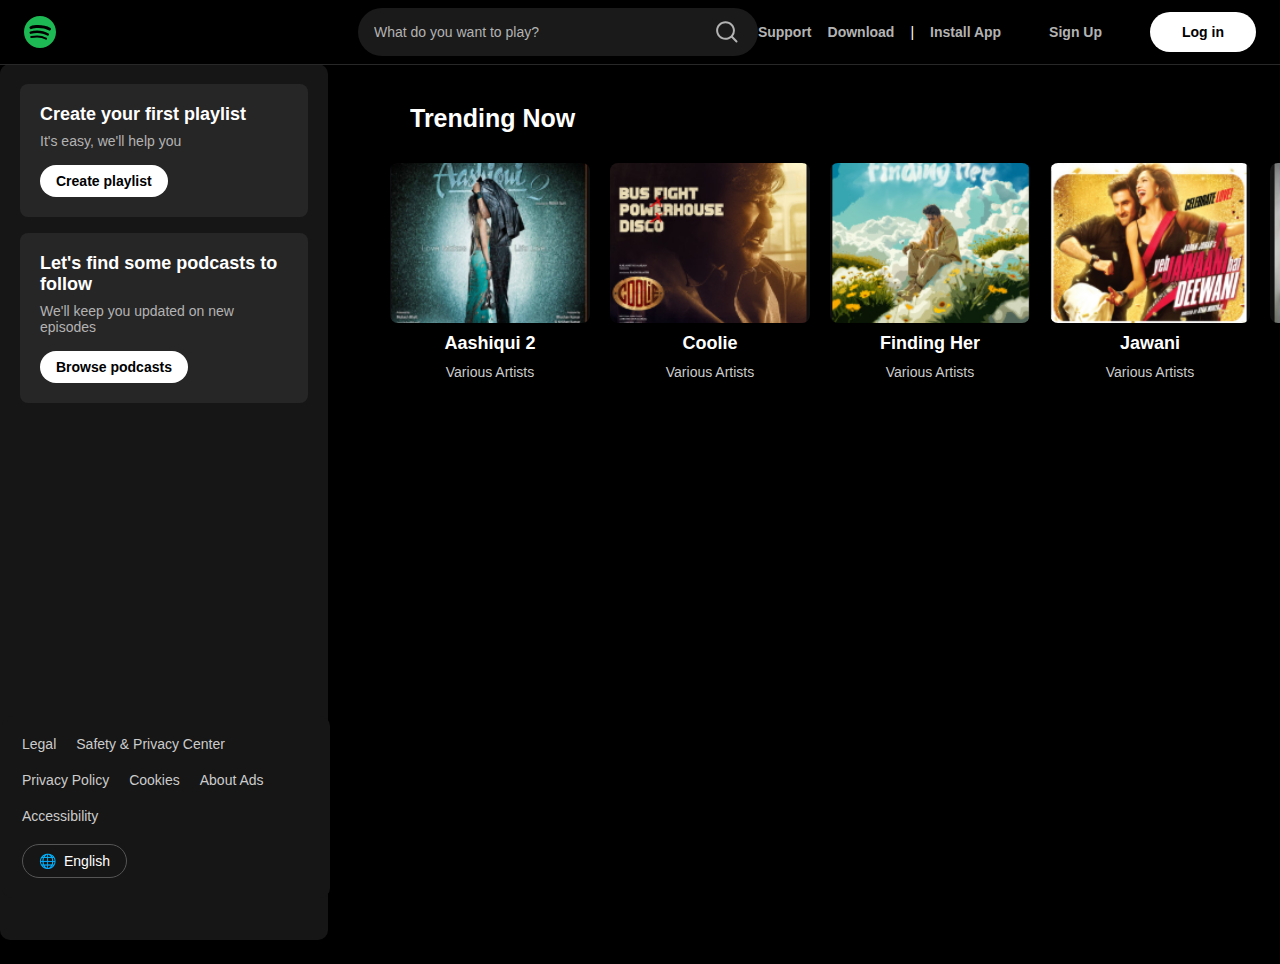
<file: index.html>
<!DOCTYPE html>
<html lang="en">
  <head>
    <meta charset="UTF-8" />
    <meta name="viewport" content="width=device-width, initial-scale=1.0" />
    <title>Spotify-Web Player: Music for everyone</title>
    <link rel="icon" href="assets/images/logo.svg" type="image/svg+xml" />
    <link rel="stylesheet" href="assets/css/style.css" />
    <style>
      /* Extra styling for cards */
      .cards {
        display: flex;
        flex-wrap: wrap;
        gap: 20px;
      }
      .card {
        width: 160px;
        text-align: center;
      }
      .card img {
        width: 100%;
        height: 160px;
        object-fit: cover;
        border-radius: 8px;
        display: block;
      }
      .card p {
        margin-top: 5px;
        font-size: 14px;
        color: #ccc;
      }
    </style>
  </head>
  <body>
    <!-- App Bar -->
    <div class="appbar">
      <div class="appbar-left">
        <img src="assets/images/logo.svg" alt="spotify" class="logo" />
      </div>

      <div class="appbar-center">
        <a href="index.html" class="home-button" aria-label="Home">
          <!-- home icon -->
          <svg width="24" height="24" viewBox="0 0 24 24" fill="currentColor">
            <path
              d="M12.5 3.247a1 1 0 0 0-1 0L4 7.577V20h4.5v-6a1.5 1.5 0 0 1 1.5-1.5h4a1.5 1.5 0 0 1 1.5 1.5v6H20V7.577l-7.5-4.33zm-2-1.732a3 3 0 0 1 3 0l7.5 4.33a2 2 0 0 1 1 1.732V20a2 2 0 0 1-2 2h-5a1 1 0 0 1-1-1v-5h-2v5a1 1 0 0 1-1 1H4a2 2 0 0 1-2-2V7.577a2 2 0 0 1 1-1.732l7.5-4.33z"
            />
          </svg>
        </a>

        <div class="search-container">
          <input
            type="search"
            id="searchbar"
            placeholder="What do you want to play?"
          />
          <button class="search-button" aria-label="search">
            <!-- search icon -->
            <svg width="24" height="24" viewBox="0 0 24 24" fill="currentColor">
              <path
                d="M10.533 1.279c-5.18 0-9.407 4.14-9.407 9.279s4.226 9.279 9.407 9.279c2.234 0 4.29-.77 5.907-2.058l4.353 4.353a1 1 0 1 0 1.414-1.414l-4.344-4.344a9.157 9.157 0 0 0 2.077-5.816c0-5.14-4.226-9.28-9.407-9.28zm-7.407 9.279c0-4.006 3.302-7.28 7.407-7.28s7.407 3.274 7.407 7.28-3.302 7.279-7.407 7.279-7.407-3.273-7.407-7.28z"
              />
            </svg>
          </button>
        </div>
      </div>

      <div class="appbar-right">
        <div class="user-options">
          <a href="#" class="nav-link">Premium</a>
          <a href="#" class="nav-link">Support</a>
          <a href="#" class="nav-link">Download</a>
          <span class="separator">|</span>
          <button class="install-button">Install App</button>
          <a href="signup.html" class="signup-button">Sign Up</a>
          <a href="login.html" class="login-button">Log in</a>
        </div>
      </div>
    </div>

    <!-- Main Content -->
    <div class="container">
      <!-- Library Section -->
      <div class="library border">
        <div class="library-text">
          Your Library
          <button class="add-btn" aria-label="Add">
            <svg
              width="24"
              height="24"
              viewBox="0 0 24 24"
              fill="none"
              stroke="currentColor"
              stroke-width="2"
              stroke-linecap="round"
              stroke-linejoin="round"
            >
              <line x1="12" y1="5" x2="12" y2="19"></line>
              <line x1="5" y1="12" x2="19" y2="12"></line>
            </svg>
          </button>
        </div>
        <div class="left-in border">
          <!-- Added Boxes -->
          <div class="box">
            <h3>Create your first playlist</h3>
            <p>It's easy, we'll help you</p>
            <button>Create playlist</button>
          </div>
          <div class="box">
            <h3>Let's find some podcasts to follow</h3>
            <p>We'll keep you updated on new episodes</p>
            <button>Browse podcasts</button>
          </div>
        </div>

        <!-- Footer -->
        <div class="footer">
          <div class="footer-links">
            <a href="legal.html">Legal</a>
            <a href="privacy-center.html">Safety & Privacy Center</a>
            <a href="privacy-policy.html">Privacy Policy</a>
            <a href="cookies.html">Cookies</a>
            <a href="about-ads.html">About Ads</a>
            <a href="accessibility.html">Accessibility</a>
          </div>
          <a href="#" class="language-selector">English</a>
        </div>
      </div>

      <!-- Music Section -->
      <div class="music">
        <div class="trending">
          <h1 class="trdnow">Trending Now</h1>
          <div class="cards">
            <div class="card">
              <a href="assets/images/ashiq.png">
                <img src="assets/images/ashiq.png" alt="Aashiqi 2" />
              </a>
              <h3>Aashiqui 2</h3>
              <p><span>Various Artists</span></p>
            </div>

            <div class="card">
              <a href="assets/images/coolie.png">
                <img src="assets/images/coolie.png" alt="Coolie" />
              </a>
              <h3>Coolie</h3>
              <p><span>Various Artists</span></p>
            </div>

            <div class="card">
              <a href="assets/images/findingher.png">
                <img src="assets/images/findingher.png" alt="Finding Her" />
              </a>
              <h3>Finding Her</h3>
              <p><span>Various Artists</span></p>
            </div>

            <div class="card">
              <a href="assets/images/jawani.png">
                <img src="assets/images/jawani.png" alt="Jawani" />
              </a>
              <h3>Jawani</h3>
              <p><span>Various Artists</span></p>
            </div>

            <div class="card">
              <a href="assets/images/kiliye.png">
                <img src="assets/images/kiliye.png" alt="Kiliye" />
              </a>
              <h3>Kiliye</h3>
              <p><span>Various Artists</span></p>
            </div>

            <div class="card">
              <a href="assets/images/ranjhan.png">
                <img src="assets/images/ranjhan.png" alt="Ranjhan" />
              </a>
              <h3>Ranjhan</h3>
              <p><span>Various Artists</span></p>
            </div>

            <div class="card">
              <a href="assets/images/sanamterikasam.png">
                <img
                  src="assets/images/sanamterikasam.png"
                  alt="Sanam Teri Kasam"
                />
              </a>
              <h3>Sanam Teri Kasam</h3>
              <p><span>Various Artists</span></p>
            </div>

            <div class="card">
              <a href="assets/images/sundari.png">
                <img src="assets/images/sundari.png" alt="Sundari" />
              </a>
              <h3>Sundari</h3>
              <p><span>Various Artists</span></p>
            </div>

            <div class="card">
              <a href="assets/images/younggoat.png">
                <img src="assets/images/younggoat.png" alt="Young Goat" />
              </a>
              <h3>Young Goat</h3>
              <p><span>Various Artists</span></p>
            </div>
          </div>
          <!-- Trending Artists Section -->   
          <div class="trendingartist">
           
          </div>
        </div>
      </div>
    </div>
    <!-- container close -->
  </body>
</html>
</file>
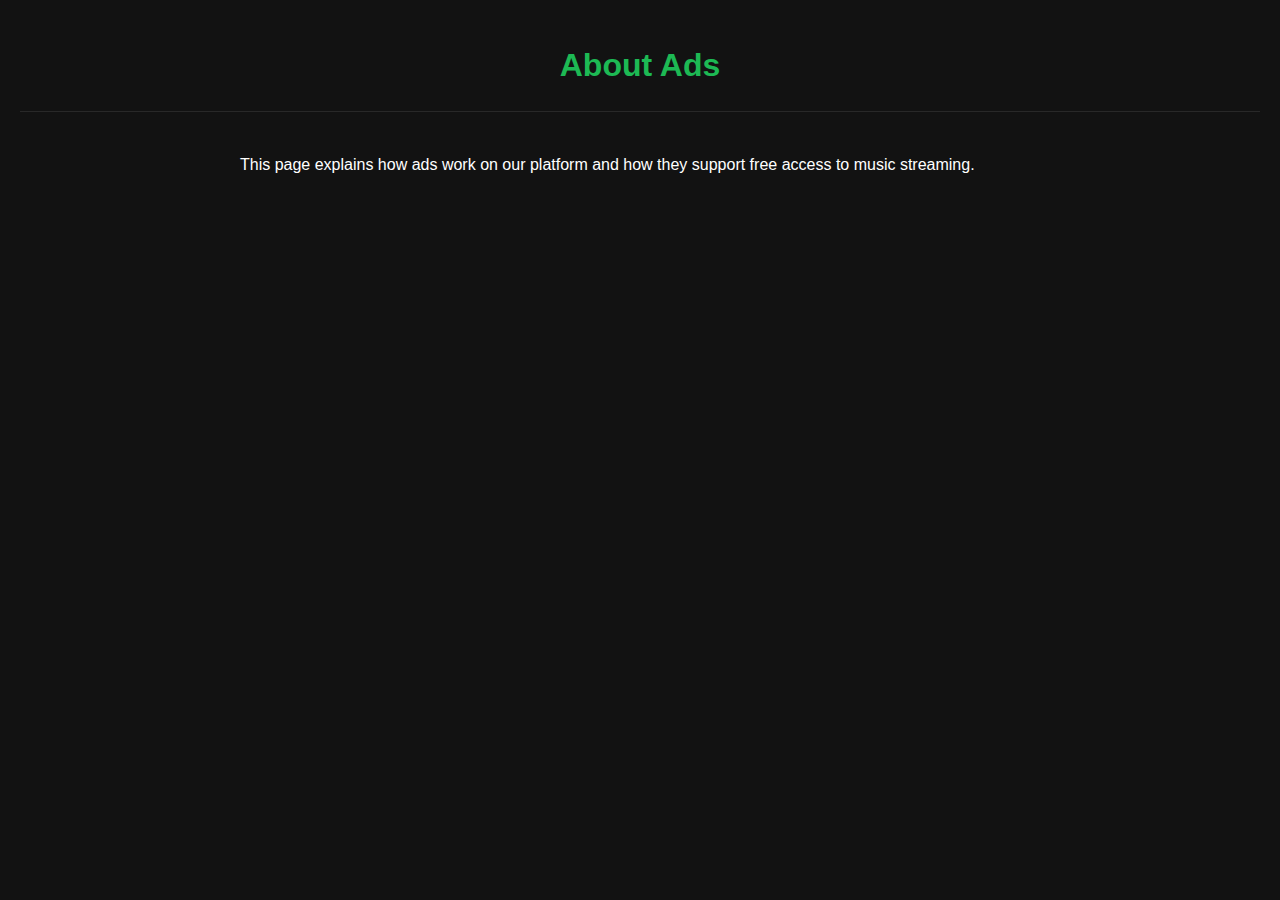
<file: about-ads.html>
<!DOCTYPE html>
<html lang="en">
<head>
  <meta charset="UTF-8">
  <meta name="viewport" content="width=device-width, initial-scale=1.0">
  <title>About Ads - Spotify Clone</title>
  <link rel="stylesheet" href="assets/css/foot.css">
</head>
<body>
  <header>
    <h1>About Ads</h1>
  </header>
  <main>
    <p>This page explains how ads work on our platform and how they support free access to music streaming.</p>
  </main>
</body>
</html>
</file>
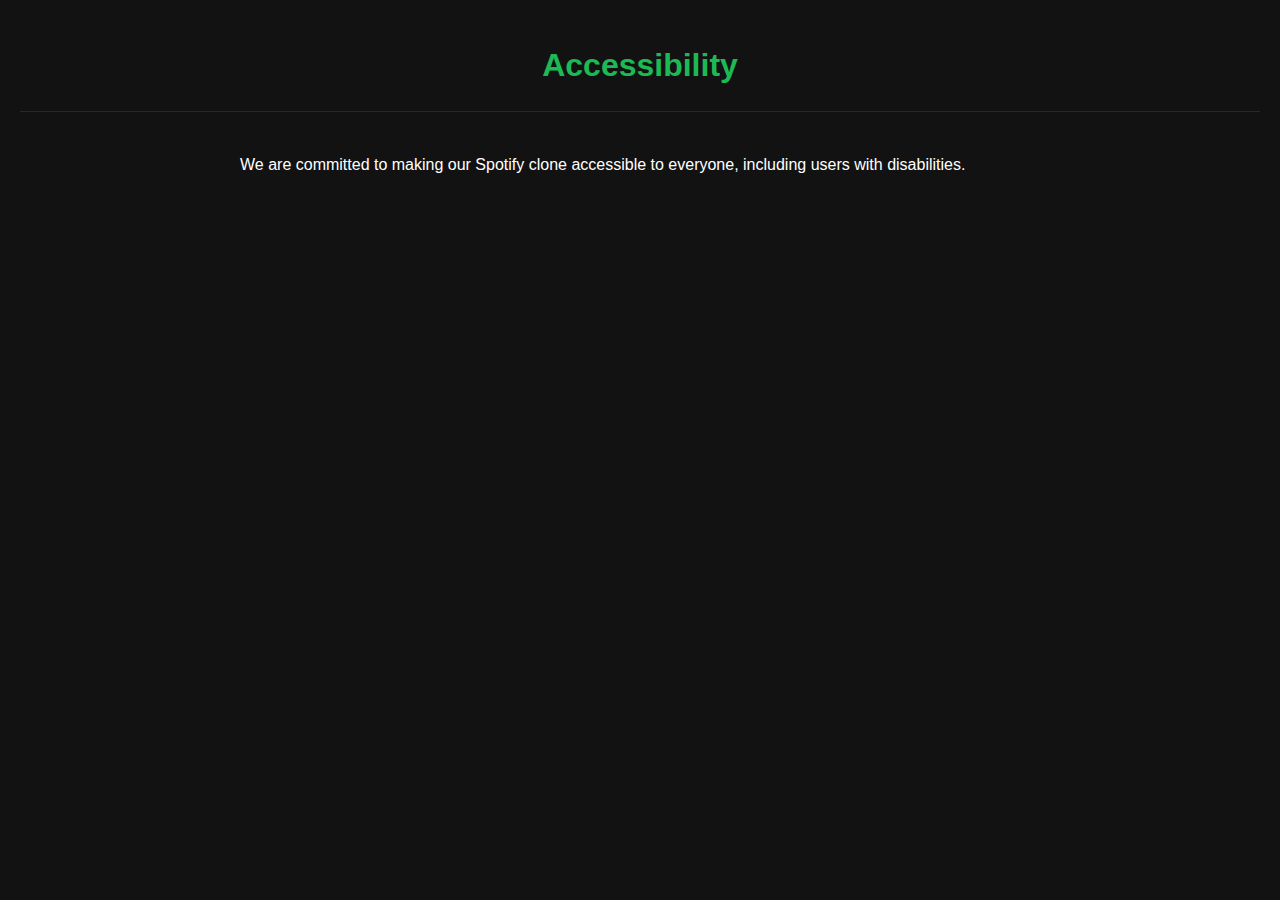
<file: accessibility.html>
<!DOCTYPE html>
<html lang="en">
<head>
  <meta charset="UTF-8">
  <meta name="viewport" content="width=device-width, initial-scale=1.0">
  <title>Accessibility - Spotify Clone</title>
  <link rel="stylesheet" href="assets/css/foot.css">
</head>
<body>
  <header>
    <h1>Accessibility</h1>
  </header>
  <main>
    <p>We are committed to making our Spotify clone accessible to everyone, including users with disabilities.</p>
  </main>
</body>
</html>
</file>
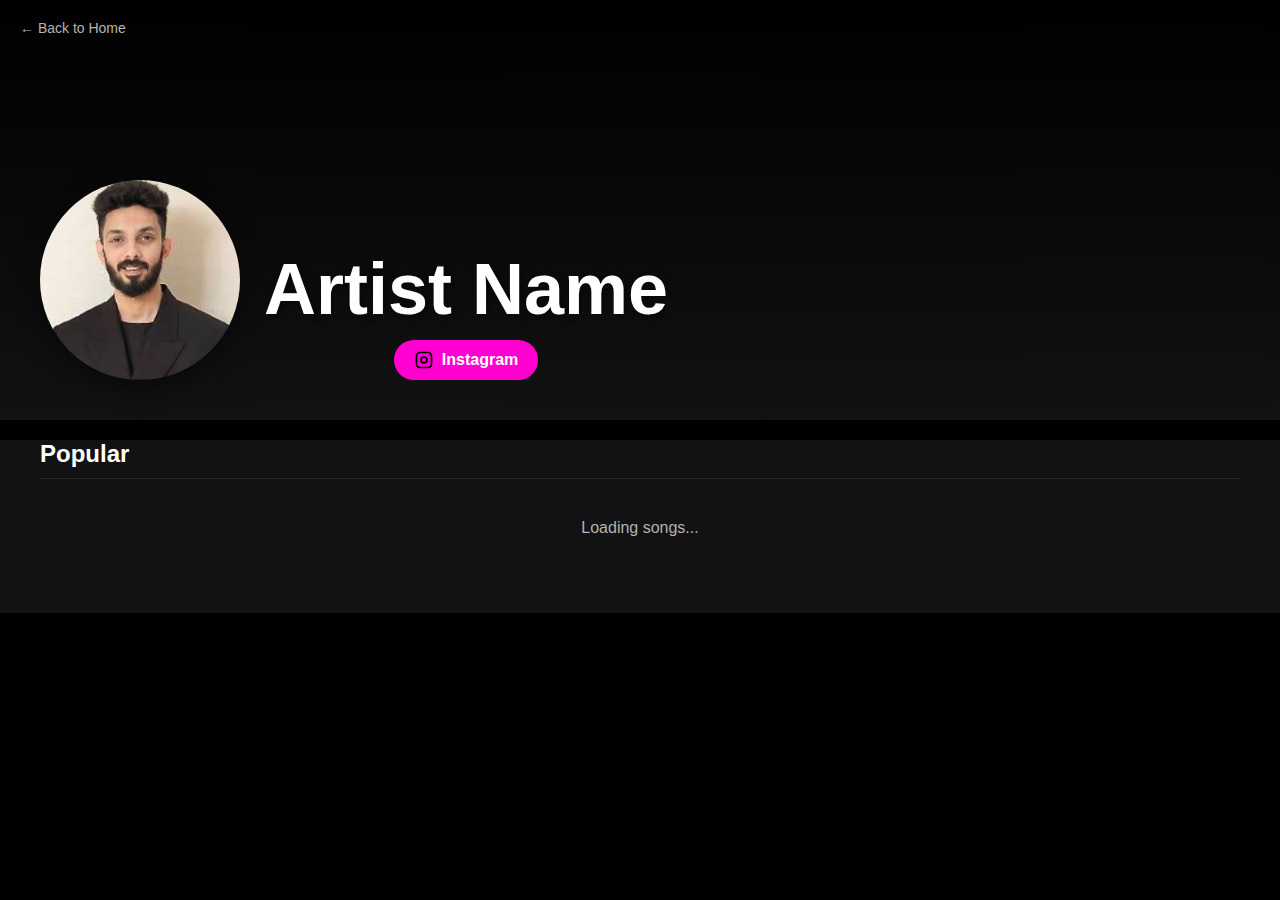
<file: artist.html>
<!DOCTYPE html>
<html lang="en">
  <head>
    <meta charset="UTF-8" />
    <meta name="viewport" content="width=device-width, initial-scale=1.0" />
    <title>Spotify - Artist</title>
    <link rel="icon" href="assets/images/logo.svg" type="image/svg+xml" />
    <link rel="stylesheet" href="assets/css/artist.css" />
  </head>
  <body>
    <div class="artist-page">
      <a href="dashboard.html" class="back-button"> &larr; Back to Home </a>

      <div class="artist-header">
        <img
          src="assets/images/anirudh.png"
          alt="Artist Image"
          id="artistImage"
          class="artist-image-header"
        />
        <div class="artist-details">
          <h1 id="artistName">Artist Name</h1>
          <div class="artist-socials">
            <a
              href="#"
              id="instagramLink"
              target="_blank"
              class="social-link"
              aria-label="Instagram"
            >
              <img src="assets/images/instagram.svg" alt="Instagram" />
              <span>Instagram</span>
            </a>
          </div>
        </div>
      </div>

      <div class="artist-content">
        <div class="artist-songs">
          <h2>Popular</h2>
          <ol id="songList" class="song-list">
            <!-- Songs will be dynamically inserted here by JavaScript -->
            <li class="song-item-loading">
              <span>Loading songs...</span>
            </li>
          </ol>
        </div>
      </div>
    </div>

    <!-- HIDDEN AUDIO ELEMENT -->
    <audio id="player" style="display: none"></audio>

    <!-- Include the main script -->
    <script src="script.js"></script>
  </body>
</html>
</file>
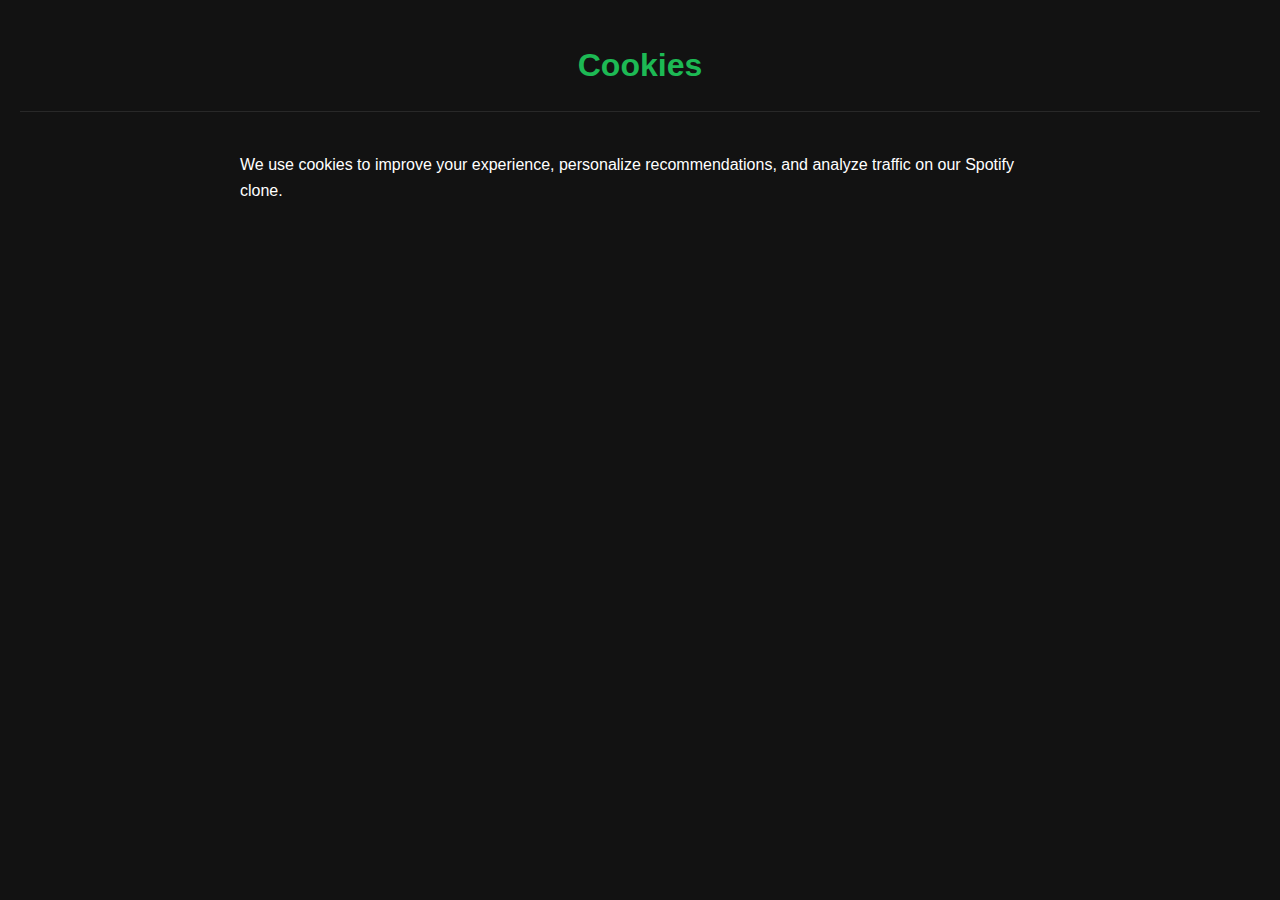
<file: cookies.html>
<!DOCTYPE html>
<html lang="en">
<head>
  <meta charset="UTF-8">
  <meta name="viewport" content="width=device-width, initial-scale=1.0">
  <title>Cookies - Spotify Clone</title>
  <link rel="stylesheet" href="assets/css/foot.css">
</head>
<body>
  <header>
    <h1>Cookies</h1>
  </header>
  <main>
    <p>We use cookies to improve your experience, personalize recommendations, and analyze traffic on our Spotify clone.</p>
  </main>
</body>
</html>
</file>
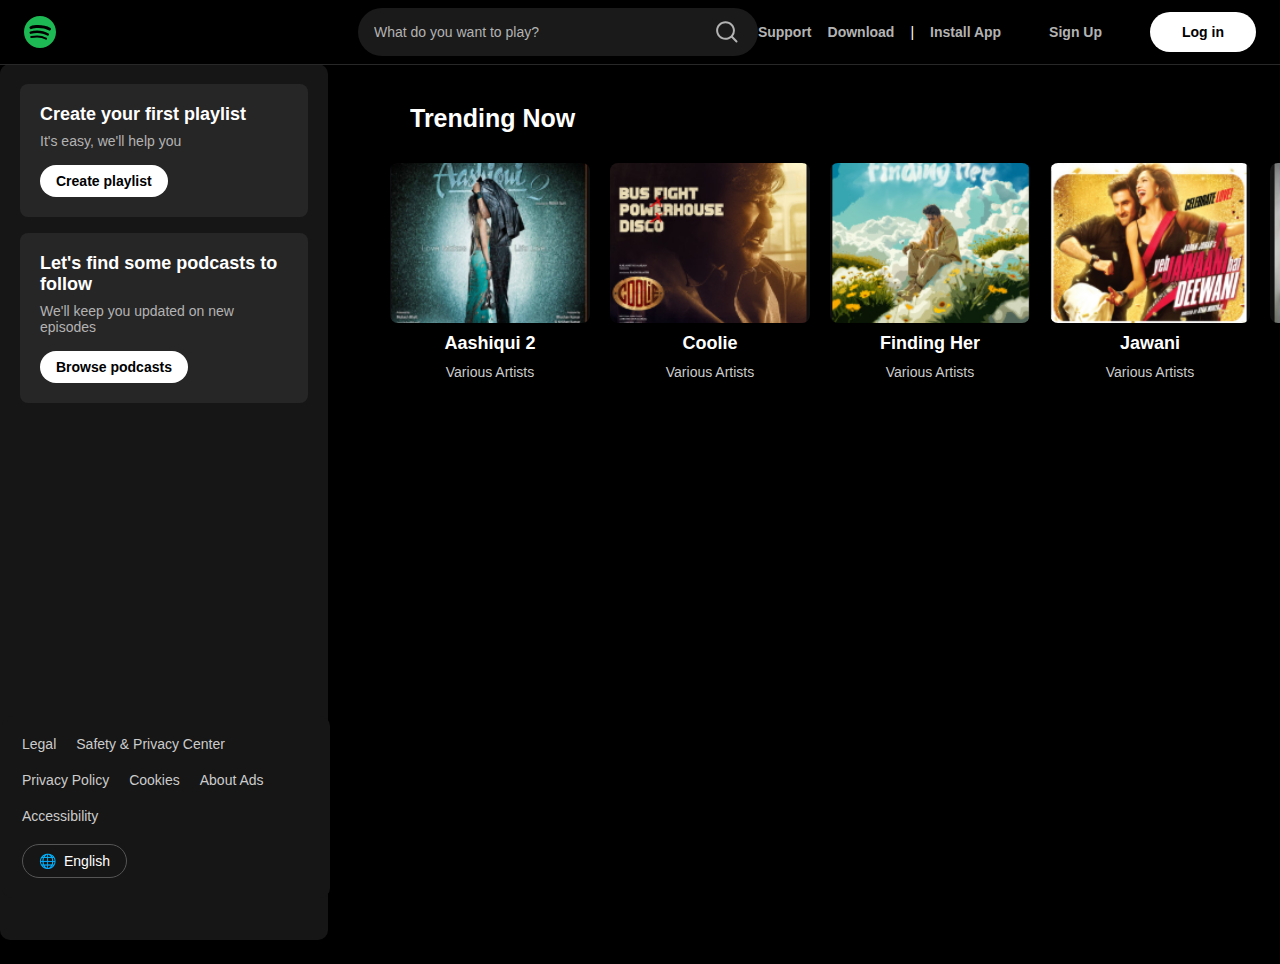
<file: dashboard.html>
<!DOCTYPE html>
<html lang="en">
  <head>
    <meta charset="UTF-8" />
    <meta name="viewport" content="width=device-width, initial-scale=1.0" />
    <title>Spotify-Web Player: Music for everyone</title>
    <link rel="icon" href="assets/images/logo.svg" type="image/svg+xml" />
    <!-- <link rel="stylesheet" href="assets/css/style.css" /> -->
    <link rel="stylesheet" href="assets/css/dashboard.css" />
  </head>
  <body>
    <!-- POPUP MENU: Mobile menu with user info -->
    <div class="popmenu" id="popupMenu">
      <div class="men">
        <!-- User Info Section for mobile -->
        <div class="mobile-user-info" id="mobileUserInfo">
          <div class="mobile-avatar" id="mobileUserAvatar"></div>
          <div class="mobile-user-details">
            <h4 id="mobileUserName">Loading...</h4>
            <p id="mobileUserEmail">Loading...</p>
          </div>
        </div>
        <div class="mobile-menu-divider"></div>
        <!-- Navigation Links -->
        <a href="#" class="nav-link">Premium</a>
        <a href="#" class="nav-link">Support</a>
        <a href="#" class="nav-link">Download</a>
        <div class="mobile-menu-divider"></div>
        <button class="install-button">Install App</button>
        <a href="profile.html" class="nav-link">Profile</a>
        <a href="#" class="nav-link logout-mobile" onclick="logout()">Logout</a>
      </div>
    </div>

    <!-- TOP BAR -->
    <div class="appbar">
      <div class="appbar-left">
        <img src="assets/images/logo.svg" alt="spotify" class="logo" />
      </div>

      <div class="appbar-center">
        <a href="dashboard.html" class="home-button" aria-label="Home">
          <svg width="24" height="24" viewBox="0 0 24 24" fill="currentColor">
            <path
              d="M12.5 3.247a1 1 0 0 0-1 0L4 7.577V20h4.5v-6a1.5 1.5 0 0 1 1.5-1.5h4a1.5 1.5 0 0 1 1.5 1.5v6H20V7.577l-7.5-4.33zm-2-1.732a3 3 0 0 1 3 0l7.5 4.33a2 2 0 0 1 1-1.732V20a2 2 0 0 1-2 2h-5a1 1 0 0 1-1-1v-5h-2v5a1 1 0 0 1-1 1H4a2 2 0 0 1-2-2V7.577a2 2 0 0 1 1-1.732l7.5-4.33z"
            />
          </svg>
        </a>

        <div class="search-container">
          <input
            type="search"
            id="searchbar"
            placeholder="What do you want to play?"
          />
          <button class="search-button" aria-label="search">
            <svg width="24" height="24" viewBox="0 0 24 24" fill="currentColor">
              <path
                d="M10.533 1.279c-5.18 0-9.407 4.14-9.407 9.279s4.226 9.279 9.407 9.279c2.234 0 4.29-.77 5.907-2.058l4.353 4.353a1 1 0 1 0 1.414-1.414l-4.344-4.344a9.157 9.157 0 0 0 2.077-5.816c0-5.14-4.226-9.28-9.407-9.28zm-7.407 9.279c0-4.006 3.302-7.28 7.407-7.28s7.407 3.274 7.407 7.28-3.302 7.279-7.407 7.279-7.407-3.273-7.407-7.28z"
              />
            </svg>
          </button>
        </div>

        <!-- Voice Search Section (Updated) -->
        <div class="search-mike">
          <button
            id="voiceBtn"
            class="voice-btn"
            aria-label="Voice search"
            title="Search with lyrics"
            aria-pressed="false"
          >
            <img src="assets/images/mike.png" alt="🎙️" class="mike" />
          </button>
          <p>Search with lyrics</p>
        </div>
      </div>

      <!-- RIGHT SECTION: Profile dropdown for logged in users -->
      <div class="appbar-right">
        <div class="user-options">
          <a href="#" class="nav-link">Premium</a>
          <a href="#" class="nav-link">Support</a>
          <a href="#" class="nav-link">Download</a>
          <span class="separator">|</span>
          <button class="install-button">Install App</button>

          <!-- PROFILE DROPDOWN: Shows user info and logout -->
          <div class="profile-section">
            <div class="profile-dropdown">
              <button
                class="profile-button"
                id="profileButton"
                onclick="toggleProfile()"
              >
                <div class="profile-avatar" id="userAvatar"></div>
                <span class="profile-name" id="userName">Loading...</span>
                <svg
                  class="profile-arrow"
                  width="16"
                  height="16"
                  viewBox="0 0 24 24"
                  fill="currentColor"
                >
                  <path d="M7 10l5 5 5-5z" />
                </svg>
              </button>

              <div class="profile-menu" id="profileMenu">
                <div class="profile-header">
                  <div class="profile-menu-avatar" id="userMenuAvatar"></div>
                  <div class="profile-info">
                    <h4 id="userFullName">Loading...</h4>
                    <p id="userEmail">Loading...</p>
                  </div>
                </div>
                <div class="profile-divider"></div>

                <a href="profile.html" class="profile-menu-item">
                  <svg
                    width="20"
                    height="20"
                    viewBox="0 0 24 24"
                    fill="currentColor"
                  >
                    <path
                      d="M12 12c2.21 0 4-1.79 4-4s-1.79-4-4-4-4 1.79-4 4 1.79 4 4 4zm0 2c-2.67 0-8 1.34-8 4v2h16v-2c0-2.66-5.33-4-8-4z"
                    />
                  </svg>
                  Profile
                </a>

                <a href="#" class="profile-menu-item">
                  <svg
                    width="20"
                    height="20"
                    viewBox="0 0 24 24"
                    fill="currentColor"
                  >
                    <path
                      d="M19.14,12.94c0.04-0.3,0.06-0.61,0.06-0.94c0-0.32-0.02-0.64-0.07-0.94l2.03-1.58c0.18-0.14,0.23-0.41,0.12-0.61 l-1.92-3.32c-0.12-0.22-0.37-0.29-0.59-0.22l-2.39,0.96c-0.5-0.38-1.03-0.7-1.62-0.94L14.4,2.81c-0.04-0.24-0.24-0.41-0.48-0.41 h-3.84c-0.24,0-0.43,0.17-0.47,0.41L9.25,5.35C8.66,5.59,8.12,5.92,7.63,6.29L5.24,5.33c-0.22-0.08-0.47,0-0.59,0.22L2.74,8.87 C2.62,9.08,2.66,9.34,2.86,9.48l2.03,1.58C4.84,11.36,4.8,11.69,4.8,12s0.02,0.64,0.07,0.94l-2.03,1.58 c-0.18,0.14-0.23,0.41-0.12,0.61l1.92,3.32c0.12,0.22,0.37,0.29,0.59,0.22l2.39-0.96c0.5,0.38,1.03,0.7,1.62,0.94l0.36,2.54 c0.05,0.24,0.24,0.41,0.48,0.41h3.84c0.24,0,0.44-0.17,0.47-0.41l0.36-2.54c0.59-0.24,1.13-0.56,1.62-0.94l2.39,0.96 c0.22,0.08,0.47,0,0.59-0.22l1.92-3.32c0.12-0.22,0.07-0.47-0.12-0.61L19.14,12.94z M12,15.6c-1.98,0-3.6-1.62-3.6-3.6 s1.62-3.6,3.6-3.6s3.6,1.62,3.6,3.6S13.98,15.6,12,15.6z"
                    />
                  </svg>
                  Settings
                </a>

                <a href="#" class="profile-menu-item">
                  <svg
                    width="20"
                    height="20"
                    viewBox="0 0 24 24"
                    fill="currentColor"
                  >
                    <path
                      d="M11,18h2v-2h-2V18z M12,2C6.48,2,2,6.48,2,12s4.48,10,10,10s10-4.48,10-10S17.52,2,12,2z M13,16h-2v-6h2V16z M13,8h-2V6h2V8z"
                    />
                  </svg>
                  Help & Support
                </a>

                <div class="profile-divider"></div>

                <a href="#" class="profile-menu-item logout" onclick="logout()">
                  <svg
                    width="20"
                    height="20"
                    viewBox="0 0 24 24"
                    fill="currentColor"
                  >
                    <path
                      d="M17 7l-1.41 1.41L18.17 11H8v2h10.17l-2.58 2.59L17 17l5-5zM4 5h8V3H4c-1.1 0-2 .9-2 2v14c0 1.1.9 2 2 2h8v-2H4V5z"
                    />
                  </svg>
                  Logout
                </a>
              </div>
            </div>
          </div>
        </div>
      </div>

      <div class="menubar">
        <div class="menu-toggle" id="menuToggle" onclick="toggleMenu()">
          &#9776;
        </div>
      </div>
    </div>

    <!-- MAIN CONTENT -->
    <div class="container">
      <!-- LEFT SIDEBAR -->
      <div class="library border">
        <div class="library-text">
          Your Library
          <button class="add-btn" aria-label="Add">
            <svg
              width="24"
              height="24"
              viewBox="0 0 24 24"
              fill="none"
              stroke="currentColor"
              stroke-width="2"
              stroke-linecap="round"
              stroke-linejoin="round"
            >
              <line x1="12" y1="5" x2="12" y2="19"></line>
              <line x1="5" y1="12" x2="19" y2="12"></line>
            </svg>
          </button>
        </div>

        <div class="left-in border">
          <div class="box">
            <h3>Create your first playlist</h3>
            <p>It's easy, we'll help you</p>
            <button>Create playlist</button>
          </div>
          <div class="box">
            <h3>Let's find some podcasts to follow</h3>
            <p>We'll keep you updated on new episodes</p>
            <button>Browse podcasts</button>
          </div>

          <!-- NOW PLAYING SECTION -->
          <div class="now-playing-info">
            <h3 id="current-song-title">No song playing</h3>
            <p id="current-artist">Select a song to start playing</p>
            <div class="now-playing-image">
              <img
                id="current-song-image"
                src=""
                alt="Current song"
                style="display: none"
              />
            </div>
          </div>
        </div>

        <div class="footer">
          <div class="footer-links">
            <a href="legal.html">Legal</a>
            <a href="privacy-center.html">Safety & Privacy Center</a>
            <a href="privacy-policy.html">Privacy Policy</a>
            <a href="cookies.html">Cookies</a>
            <a href="about-ads.html">About Ads</a>
            <a href="accessibility.html">Accessibility</a>
          </div>
          <a href="#" class="language-selector">English</a>
        </div>
      </div>

      <!-- MAIN MUSIC SECTION -->
      <div class="music">
        <div class="trending">
          <h1 class="trdnow">Trending Now</h1>

          <!-- ALBUM CARDS -->
          <div class="cards">
            <div class="card" data-album="sanam teri kasam">
              <a
                href="#"
                onclick="playAlbum('sanam teri kasam'); return false;"
              >
                <img
                  src="assets/images/sanamterikasam.png"
                  alt="Sanam Teri Kasam"
                />
              </a>
              <h3>Sanam Teri Kasam</h3>
              <p><span>Various Artists</span></p>
            </div>

            <div class="card" data-album="coolie">
              <a href="#" onclick="playAlbum('coolie'); return false;">
                <img src="assets/images/coolie.png" alt="Coolie" />
              </a>
              <h3>Coolie</h3>
              <p><span>Various Artists</span></p>
            </div>

            <div class="card" data-album="kushagara">
              <a href="#" onclick="playAlbum('kushagara'); return false;">
                <img src="assets/images/findingher.png" alt="Finding Her" />
              </a>
              <h3>Finding Her</h3>
              <p><span>Various Artists</span></p>
            </div>

            <div class="card" data-album="jawani">
              <a href="#" onclick="playAlbum('jawani'); return false;">
                <img src="assets/images/jawani.png" alt="Jawani" />
              </a>
              <h3>Jawani</h3>
              <p><span>Various Artists</span></p>
            </div>

            <div class="card" data-album="priya darshini">
              <a href="#" onclick="playAlbum('priya darshini'); return false;">
                <img src="assets/images/kiliye.png" alt="Kiliye" />
              </a>
              <h3>Kiliye</h3>
              <p><span>Various Artists</span></p>
            </div>

            <div class="card" data-album="ranjhan">
              <a href="#" onclick="playAlbum('ranjhan'); return false;">
                <img src="assets/images/ranjhan.png" alt="Ranjhan" />
              </a>
              <h3>Ranjhan</h3>
              <p><span>Various Artists</span></p>
            </div>

            <div class="card" data-album="hummarjayenge">
              <a href="#" onclick="playAlbum('hummarjayenge'); return false;">
                <img src="assets/images/ashiq.png" alt="Hum Mar Jayenge" />
              </a>
              <h3>Hum Mar Jayenge</h3>
              <p><span>Various Artists</span></p>
            </div>

            <div class="card" data-album="sundari">
              <a href="#" onclick="playAlbum('sundari'); return false;">
                <img src="assets/images/sundari.png" alt="Sundari" />
              </a>
              <h3>Sundari</h3>
              <p><span>Various Artists</span></p>
            </div>

            <div class="card" data-album="younggoat">
              <a href="#" onclick="playAlbum('younggoat'); return false;">
                <img src="assets/images/younggoat.png" alt="Young Goat" />
              </a>
              <h3>Young Goat</h3>
              <p><span>Various Artists</span></p>
            </div>
          </div>

          <!-- ARTISTS SECTION -->
          <div class="trendingartist">
            <h3>Popular Artists</h3>
            <div class="profile">
              <div class="photo">
                <a href="assets/images/anirudh.png">
                  <img src="assets/images/anirudh.png" alt="Anirudh" />
                </a>
                <h3>Anirudh</h3>
              </div>
              <div class="photo">
                <a href="assets/images/arrahaman.png">
                  <img src="assets/images/arrahaman.png" alt="Ar Rahamanh" />
                </a>
                <h3>Ar Rahamanh</h3>
              </div>
              <div class="photo">
                <a href="assets/images/balasubhramanyam .png">
                  <img
                    src="assets/images/balasubhramanyam .png"
                    alt="Balasubhramanyam"
                  />
                </a>
                <h3>Balasubhramanyam</h3>
              </div>
              <div class="photo">
                <a href="assets/images/chitra.png">
                  <img src="assets/images/chitra.png" alt="Chitra" />
                </a>
                <h3>Chitra</h3>
              </div>
              <div class="photo">
                <a href="assets/images/dsp.png">
                  <img src="assets/images/dsp.png" alt="Dsp" />
                </a>
                <h3>DSP</h3>
              </div>
              <div class="photo">
                <a href="assets/images/keeravani.png">
                  <img src="assets/images/keeravani.png" alt="keeravani" />
                </a>
                <h3>keeravani</h3>
              </div>
              <div class="photo">
                <a href="assets/images/ssthaman.png">
                  <img src="assets/images/ssthaman.png" alt="SS Thaman" />
                </a>
                <h3>SS Thaman</h3>
              </div>
              <div class="photo">
                <a href="assets/images/billieeilish.png">
                  <img
                    src="assets/images/billieeilish.png"
                    alt="billieeilish"
                  />
                </a>
                <h3>billieeilish</h3>
              </div>
              <div class="photo">
                <a href="assets/images/justinbeiber.png">
                  <img
                    src="assets/images/justinbeiber.png"
                    alt="justinbeiber"
                  />
                </a>
                <h3>justinbeiber</h3>
              </div>
            </div>
          </div>
        </div>

        <!-- BOTTOM PLAYER BAR -->
        <div class="playbar">
          <div class="playbuttons">
            <img
              src="assets/images/previous.svg"
              alt="⏮"
              id="previousBtn"
              onclick="previousSong()"
              style="cursor: pointer"
            />
            <img
              src="assets/images/play.svg"
              alt="▶"
              id="playPauseBtn"
              onclick="togglePlayPause()"
              style="cursor: pointer"
            />
            <img
              src="assets/images/next.svg"
              alt="⏭"
              id="nextBtn"
              onclick="nextSong()"
              style="cursor: pointer"
            />
          </div>

          <div class="song-progress">
            <span id="currentTime">0:00</span>
            <input
              type="range"
              id="progressBar"
              min="0"
              max="100"
              value="0"
              onchange="seekTo()"
            />
            <span id="duration">0:00</span>
          </div>

          <div class="volume-control">
            <img src="assets/images/volume.svg" alt="🔊" />
            <input
              type="range"
              id="volumeSlider"
              min="0"
              max="100"
              value="50"
              onchange="setVolume()"
            />
          </div>
        </div>
      </div>
    </div>

    <!-- HIDDEN AUDIO ELEMENT -->
    <audio id="player" style="display: none"></audio>

    <!-- Include the music player JavaScript -->
    <script src="script.js"></script>
    <script>
      
// Load user data when page loads
window.onload = function () {
  loadUserData();
};

function loadUserData() {
  const userData = JSON.parse(localStorage.getItem("userData"));
  const isLoggedIn = localStorage.getItem("isLoggedIn");

  // If not logged in or no user data, redirect to login
  if (!isLoggedIn || !userData) {
    window.location.href = "index.html";
    return;
  }

  // Generate avatar with user's initials
  const initials = userData.fullName
    ? userData.fullName
        .split(" ")
        .map((n) => n[0])
        .join("")
        .toUpperCase()
    : "U";

  const avatarColors = ["#1db954", "#ff6b35", "#f7931e", "#bc5a94", "#00a8cc"];
  const avatarColor =
    avatarColors[Math.floor(Math.random() * avatarColors.length)];

  // Update profile elements in main navbar
  document.getElementById("userName").textContent = userData.fullName || "User";
  document.getElementById("userFullName").textContent =
    userData.fullName || "User";
  document.getElementById("userEmail").textContent = userData.email || "";

  // Update mobile menu elements
  document.getElementById("mobileUserName").textContent =
    userData.fullName || "User";
  document.getElementById("mobileUserEmail").textContent = userData.email || "";

  // Create avatar elements for all locations
  const avatarElements = [
    document.getElementById("userAvatar"),
    document.getElementById("userMenuAvatar"),
    document.getElementById("mobileUserAvatar"),
  ];

  avatarElements.forEach((avatar, index) => {
    if (avatar) {
      avatar.style.backgroundColor = avatarColor;
      avatar.style.color = "white";
      avatar.style.display = "flex";
      avatar.style.alignItems = "center";
      avatar.style.justifyContent = "center";
      avatar.style.fontWeight = "bold";
      avatar.style.borderRadius = "50%";

      // Different sizes for different avatars
      if (index === 0) {
        // userAvatar
        avatar.style.fontSize = "14px";
        avatar.style.width = "32px";
        avatar.style.height = "32px";
      } else if (index === 1) {
        // userMenuAvatar
        avatar.style.fontSize = "20px";
        avatar.style.width = "48px";
        avatar.style.height = "48px";
      } else {
        // mobileUserAvatar
        avatar.style.fontSize = "16px";
        avatar.style.width = "40px";
        avatar.style.height = "40px";
      }

      avatar.textContent = initials;
    }
  });
}

function logout() {
  localStorage.removeItem("userData");
  localStorage.removeItem("isLoggedIn");
  window.location.href = "index.html";
}

function toggleMenu() {
  const popupMenu = document.getElementById("popupMenu");
  const menuToggle = document.getElementById("menuToggle");

  if (popupMenu.classList.contains("active")) {
    popupMenu.classList.remove("active");
    menuToggle.innerHTML = "&#9776;";
  } else {
    popupMenu.classList.add("active");
    menuToggle.innerHTML = "&#10005;";
  }
}
    </script>
  </body>
</html>
</file>
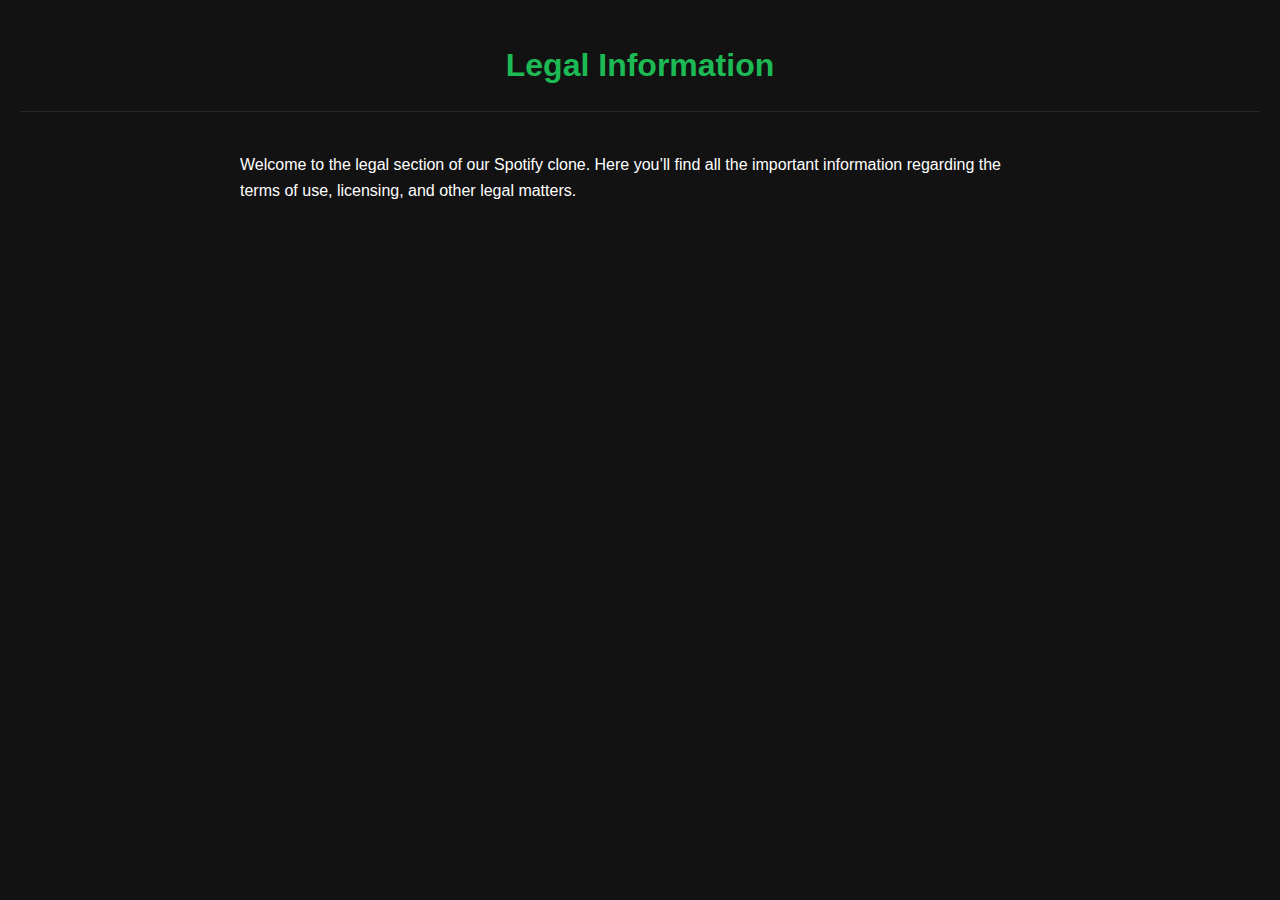
<file: legal.html>
<!DOCTYPE html>
<html lang="en">
<head>
  <meta charset="UTF-8">
  <meta name="viewport" content="width=device-width, initial-scale=1.0">
  <title>Legal - Spotify Clone</title>
  <link rel="stylesheet" href="assets/css/foot.css">
</head>
<body>
  <header>
    <h1>Legal Information</h1>
  </header>
  <main>
    <p>Welcome to the legal section of our Spotify clone. Here you’ll find all the important information regarding the terms of use, licensing, and other legal matters.</p>
  </main>
</body>
</html>
</file>
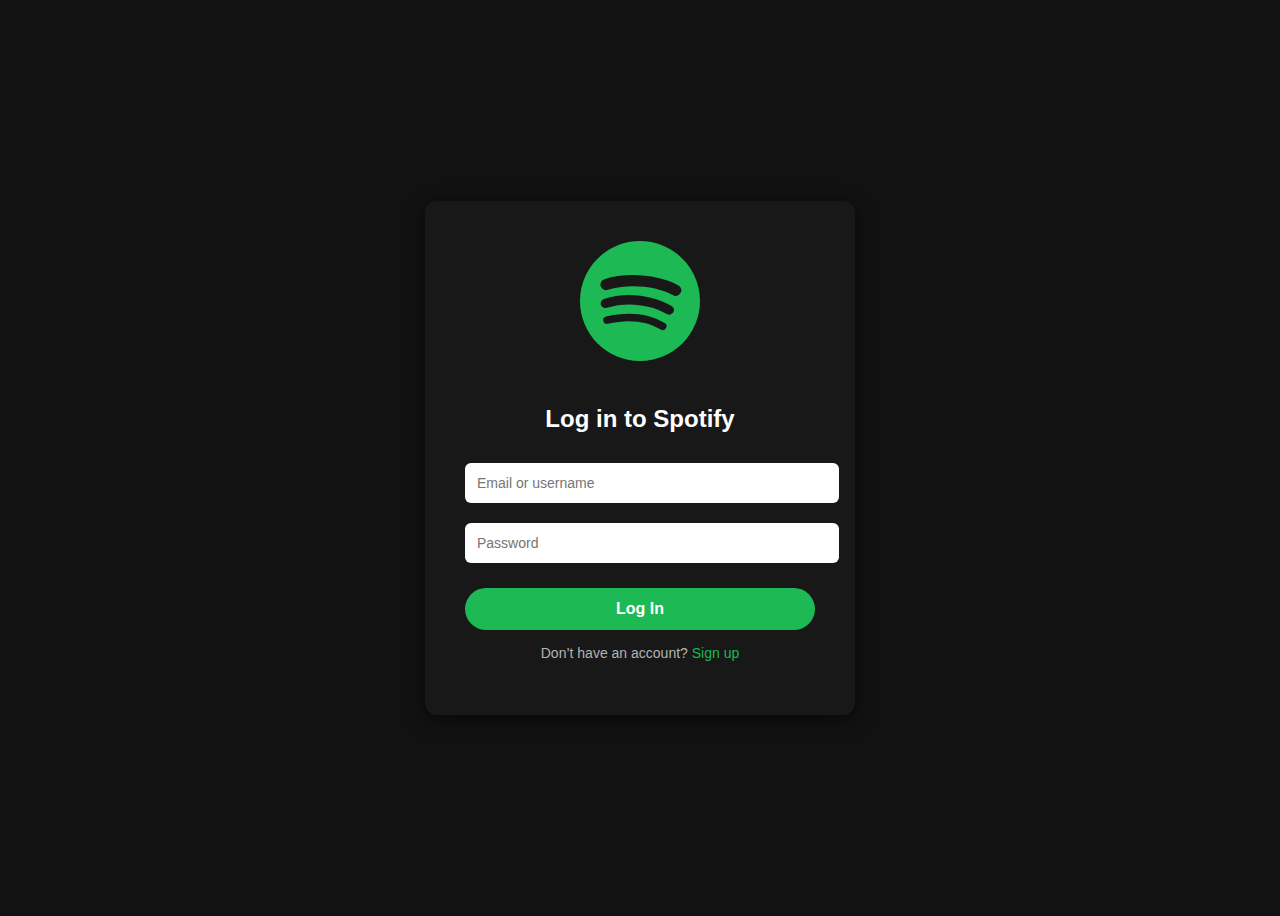
<file: login.html>
<!DOCTYPE html>
<html lang="en">
<head>
  <meta charset="UTF-8" />
  <meta name="viewport" content="width=device-width, initial-scale=1.0" />
  <title>Spotify – Login</title>
  <link rel="icon" href="assets/images/logo.svg" type="image/svg+xml">
  <link rel="stylesheet" href="assets/css/login.css" />
</head>
<body class="login-body">
  <div class="login-container">
    <img src="assets/images/logo.svg" alt="Spotify Logo" class="login-logo" />
    <h2>Log in to Spotify</h2>
    <form class="login-form">
      <input type="text" placeholder="Email or username" required />
      <input type="password" placeholder="Password" required />
      <button type="submit">Log In</button>
      <p class="signup-text">
        Don’t have an account? <a href="signup.html">Sign up</a>
      </p>
    </form>
  </div>
</body>
</html>
</file>
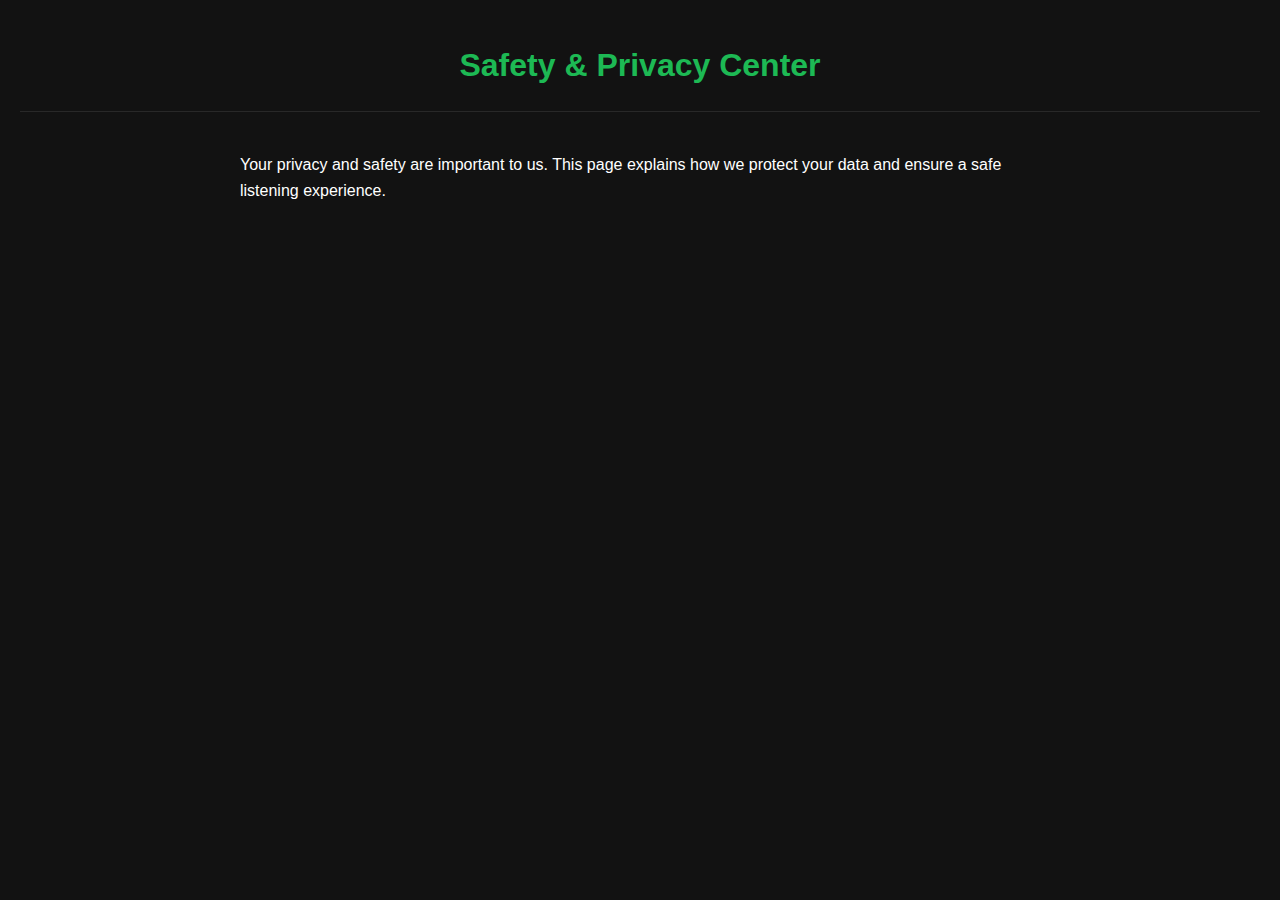
<file: privacy-center.html>
<!DOCTYPE html>
<html lang="en">
<head>
  <meta charset="UTF-8">
  <meta name="viewport" content="width=device-width, initial-scale=1.0">
  <title>Safety & Privacy Center - Spotify Clone</title>
  <link rel="stylesheet" href="assets/css/foot.css">
</head>
<body>
  <header>
    <h1>Safety & Privacy Center</h1>
  </header>
  <main>
    <p>Your privacy and safety are important to us. This page explains how we protect your data and ensure a safe listening experience.</p>
  </main>
</body>
</html>
</file>
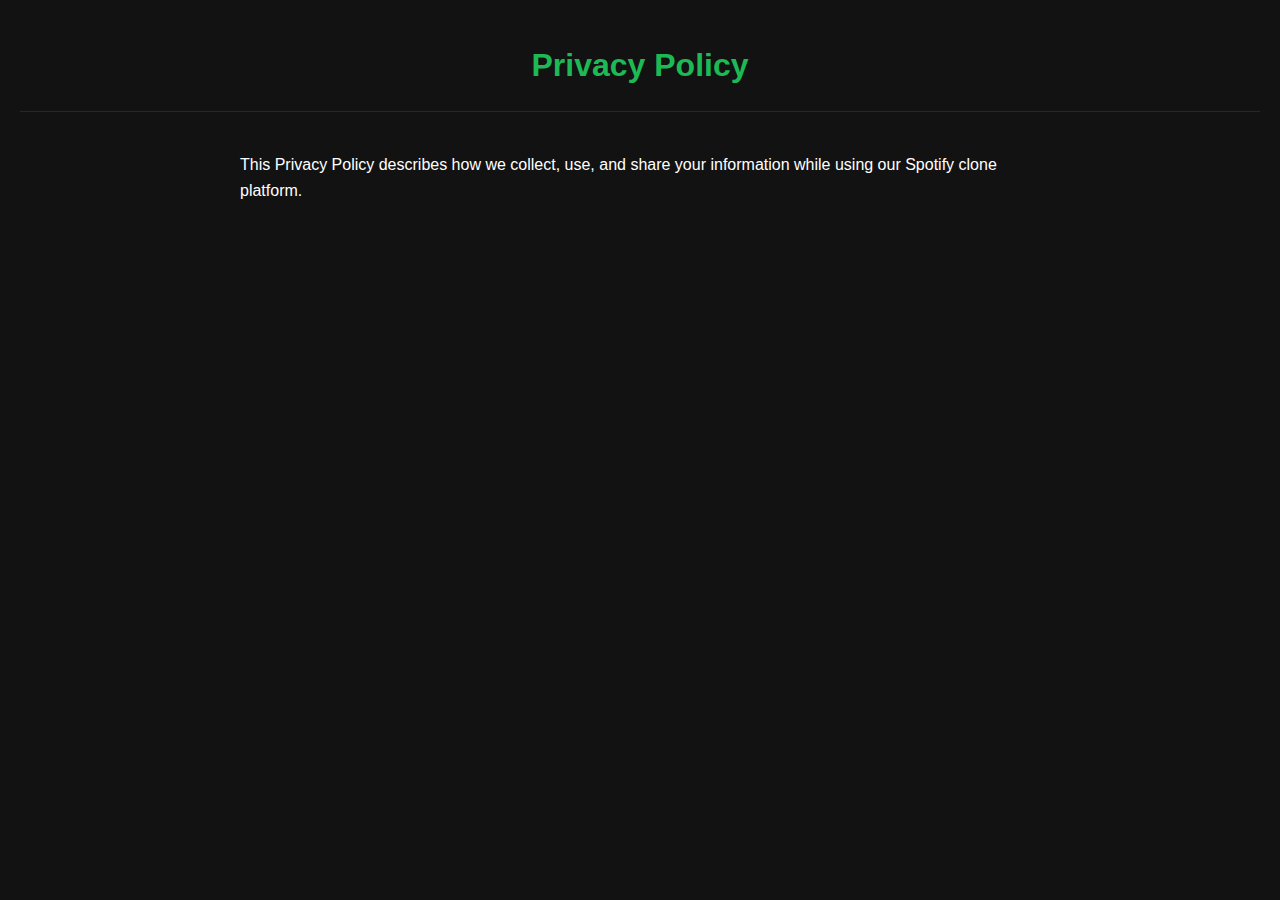
<file: privacy-policy.html>
<!DOCTYPE html>
<html lang="en">
<head>
  <meta charset="UTF-8">
  <meta name="viewport" content="width=device-width, initial-scale=1.0">
  <title>Privacy Policy - Spotify Clone</title>
  <link rel="stylesheet" href="assets/css/foot.css">
</head>
<body>
  <header>
    <h1>Privacy Policy</h1>
  </header>
  <main>
    <p>This Privacy Policy describes how we collect, use, and share your information while using our Spotify clone platform.</p>
  </main>
</body>
</html>
</file>
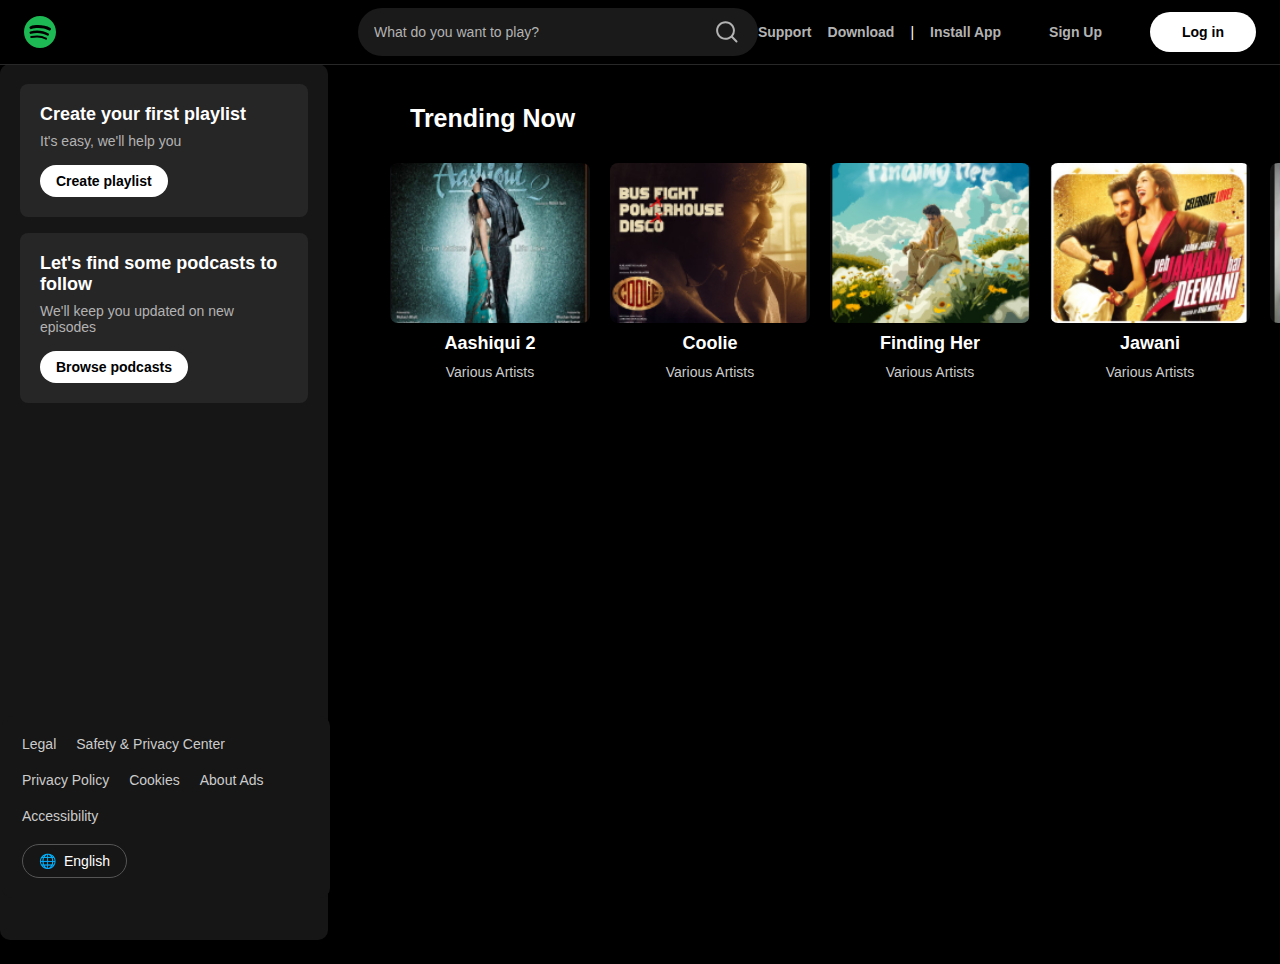
<file: profile.html>
<!DOCTYPE html>
<html lang="en">
<head>
    <meta charset="UTF-8">
    <meta name="viewport" content="width=device-width, initial-scale=1.0">
    <title>Profile - Spotify</title>
    <link rel="icon" href="assets/images/logo.svg" type="image/svg+xml" />
    <link rel="stylesheet" href="assets/css/style.css">
</head>
<body class="profile-page">
    <div class="profile-container">
        <div class="profile-header-section">
            <a href="dashboard.html" class="back-button">
                <svg width="24" height="24" viewBox="0 0 24 24" fill="currentColor">
                    <path d="M20 11H7.83l5.59-5.59L12 4l-8 8 8 8 1.41-1.41L7.83 13H20v-2z"/>
                </svg>
                Back to Dashboard
            </a>
            <h1>Your Profile</h1>
        </div>
        
        <div class="profile-content">
            <div class="profile-card">
                <div class="profile-avatar-large" id="profileAvatarLarge"></div>
                <h2 id="profileName">Loading...</h2>
                <p id="profileEmail">Loading...</p>
            </div>
            
            <div class="profile-details">
                <h3>Profile Details</h3>
                <div class="detail-item">
                    <label>Full Name:</label>
                    <span id="detailName">Loading...</span>
                </div>
                <div class="detail-item">
                    <label>Email:</label>
                    <span id="detailEmail">Loading...</span>
                </div>
                <div class="detail-item">
                    <label>Date of Birth:</label>
                    <span id="detailBirthdate">Loading...</span>
                </div>
                <div class="detail-item">
                    <label>Gender:</label>
                    <span id="detailGender">Loading...</span>
                </div>
                <div class="detail-item">
                    <label>Member Since:</label>
                    <span id="memberSince">Today</span>
                </div>
            </div>
            
            <div class="profile-actions">
                <button class="edit-profile-btn" onclick="editProfile()">Edit Profile</button>
                <button class="logout-btn" onclick="logout()">Logout</button>
            </div>
        </div>
    </div>

    <script>
        window.onload = function() {
            loadProfileData();
        };
        
        function loadProfileData() {
            const userData = JSON.parse(localStorage.getItem('userData'));
            const isLoggedIn = localStorage.getItem('isLoggedIn');
            
            if (!isLoggedIn || !userData) {
                window.location.href = 'index.html';
                return;
            }
            
            // Generate avatar
            const initials = userData.fullName ? userData.fullName.split(' ').map(n => n[0]).join('').toUpperCase() : 'U';
            const avatarColor = '#1db954';
            
            // Update profile elements
            document.getElementById('profileName').textContent = userData.fullName || 'User';
            document.getElementById('profileEmail').textContent = userData.email || '';
            document.getElementById('detailName').textContent = userData.fullName || 'User';
            document.getElementById('detailEmail').textContent = userData.email || '';
            document.getElementById('detailBirthdate').textContent = userData.birthdate ? new Date(userData.birthdate).toLocaleDateString() : 'Not provided';
            document.getElementById('detailGender').textContent = userData.gender ? userData.gender.charAt(0).toUpperCase() + userData.gender.slice(1) : 'Not provided';
            
            // Create large avatar
            const avatar = document.getElementById('profileAvatarLarge');
            avatar.style.backgroundColor = avatarColor;
            avatar.style.color = 'white';
            avatar.style.display = 'flex';
            avatar.style.alignItems = 'center';
            avatar.style.justifyContent = 'center';
            avatar.style.fontWeight = 'bold';
            avatar.style.fontSize = '48px';
            avatar.textContent = initials;
        }
        
        function editProfile() {
            alert('Edit profile functionality would be implemented here!');
        }
        
        function logout() {
            localStorage.removeItem('userData');
            localStorage.removeItem('isLoggedIn');
            window.location.href = 'index.html';
        }
    </script>
</body>
</html>
</file>
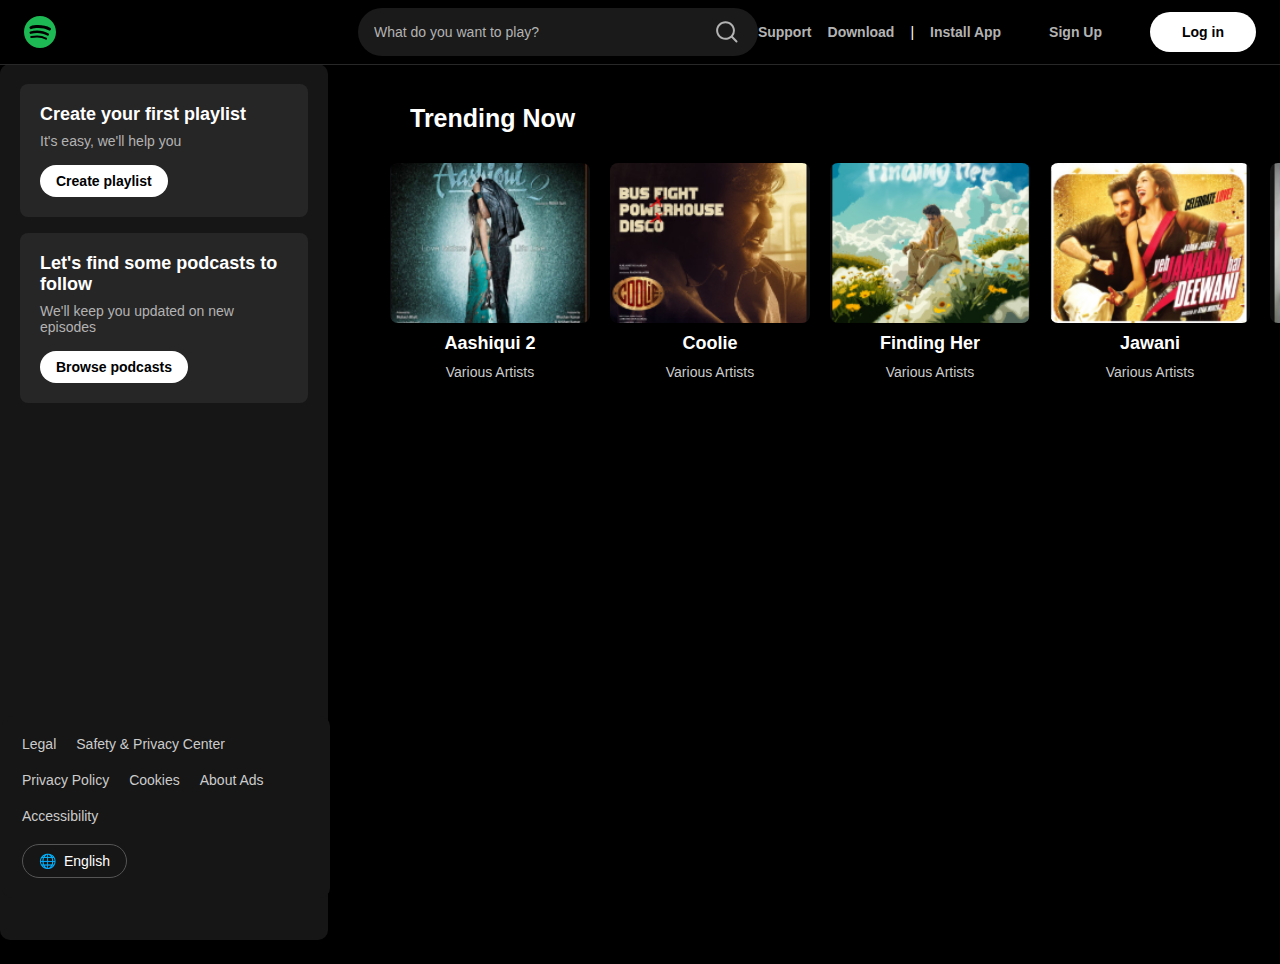
<file: searchpage.html>
<!DOCTYPE html>
<html lang="en">
  <head>
    <meta charset="UTF-8" />
    <meta name="viewport" content="width=device-width, initial-scale=1.0" />
    <title>Search - Spotify</title>
    <link rel="icon" href="assets/images/logo.svg" type="image/svg+xml" />
    <link rel="stylesheet" href="assets/css/dashboard.css" />
  </head>
  <body>
    <!-- POPUP MENU: Mobile menu with user info -->
    <div class="popmenu" id="popupMenu">
      <div class="men">
        <!-- User Info Section for mobile -->
        <div class="mobile-user-info" id="mobileUserInfo">
          <div class="mobile-avatar" id="mobileUserAvatar"></div>
          <div class="mobile-user-details">
            <h4 id="mobileUserName">Loading...</h4>
            <p id="mobileUserEmail">Loading...</p>
          </div>
        </div>
        <div class="mobile-menu-divider"></div>
        <!-- Navigation Links -->
        <a href="#" class="nav-link">Premium</a>
        <a href="#" class="nav-link">Support</a>
        <a href="#" class="nav-link">Download</a>
        <div class="mobile-menu-divider"></div>
        <button class="install-button">Install App</button>
        <a href="profile.html" class="nav-link">Profile</a>
        <a href="#" class="nav-link logout-mobile" onclick="logout()">Logout</a>
      </div>
    </div>

    <!-- TOP BAR -->
    <div class="appbar">
      <div class="appbar-left">
        <img src="assets/images/logo.svg" alt="spotify" class="logo" />
      </div>

      <div class="appbar-center">
        <a href="dashboard.html" class="home-button" aria-label="Home">
          <svg width="24" height="24" viewBox="0 0 24 24" fill="currentColor">
            <path
              d="M12.5 3.247a1 1 0 0 0-1 0L4 7.577V20h4.5v-6a1.5 1.5 0 0 1 1.5-1.5h4a1.5 1.5 0 0 1 1.5 1.5v6H20V7.577l-7.5-4.33zm-2-1.732a3 3 0 0 1 3 0l7.5 4.33a2 2 0 0 1 1-1.732V20a2 2 0 0 1-2 2h-5a1 1 0 0 1-1-1v-5h-2v5a1 1 0 0 1-1 1H4a2 2 0 0 1-2-2V7.577a2 2 0 0 1 1-1.732l7.5-4.33z"
            />
          </svg>
        </a>

        <div class="search-container">
          <input
            type="search"
            id="searchbar"
            placeholder="What do you want to play?"
          />
          <button class="search-button" aria-label="search">
            <svg width="24" height="24" viewBox="0 0 24 24" fill="currentColor">
              <path
                d="M10.533 1.279c-5.18 0-9.407 4.14-9.407 9.279s4.226 9.279 9.407 9.279c2.234 0 4.29-.77 5.907-2.058l4.353 4.353a1 1 0 1 0 1.414-1.414l-4.344-4.344a9.157 9.157 0 0 0 2.077-5.816c0-5.14-4.226-9.28-9.407-9.28zm-7.407 9.279c0-4.006 3.302-7.28 7.407-7.28s7.407 3.274 7.407 7.28-3.302 7.279-7.407 7.279-7.407-3.273-7.407-7.28z"
              />
            </svg>
          </button>
        </div>

        <!-- Voice Search Section (Updated) -->
        <div class="search-mike">
          <button
            id="voiceBtn"
            class="voice-btn"
            aria-label="Voice search"
            title="Search with lyrics"
            aria-pressed="false"
          >
            <img src="assets/images/mike.png" alt="🎙️" class="mike" />
          </button>
          <p>Search with lyrics</p>
        </div>
      </div>

      <!-- RIGHT SECTION: Profile dropdown for logged in users -->
      <div class="appbar-right">
        <div class="user-options">
          <a href="#" class="nav-link">Premium</a>
          <a href="#" class="nav-link">Support</a>
          <a href="#" class="nav-link">Download</a>
          <span class="separator">|</span>
          <button class="install-button">Install App</button>

          <!-- PROFILE DROPDOWN: Shows user info and logout -->
          <div class="profile-section">
            <div class="profile-dropdown">
              <button
                class="profile-button"
                id="profileButton"
                onclick="toggleProfile()"
              >
                <div class="profile-avatar" id="userAvatar"></div>
                <span class="profile-name" id="userName">Loading...</span>
                <svg
                  class="profile-arrow"
                  width="16"
                  height="16"
                  viewBox="0 0 24 24"
                  fill="currentColor"
                >
                  <path d="M7 10l5 5 5-5z" />
                </svg>
              </button>

              <div class="profile-menu" id="profileMenu">
                <div class="profile-header">
                  <div class="profile-menu-avatar" id="userMenuAvatar"></div>
                  <div class="profile-info">
                    <h4 id="userFullName">Loading...</h4>
                    <p id="userEmail">Loading...</p>
                  </div>
                </div>
                <div class="profile-divider"></div>

                <a href="profile.html" class="profile-menu-item">
                  <svg
                    width="20"
                    height="20"
                    viewBox="0 0 24 24"
                    fill="currentColor"
                  >
                    <path
                      d="M12 12c2.21 0 4-1.79 4-4s-1.79-4-4-4-4 1.79-4 4 1.79 4 4 4zm0 2c-2.67 0-8 1.34-8 4v2h16v-2c0-2.66-5.33-4-8-4z"
                    />
                  </svg>
                  Profile
                </a>

                <a href="#" class="profile-menu-item">
                  <svg
                    width="20"
                    height="20"
                    viewBox="0 0 24 24"
                    fill="currentColor"
                  >
                    <path
                      d="M19.14,12.94c0.04-0.3,0.06-0.61,0.06-0.94c0-0.32-0.02-0.64-0.07-0.94l2.03-1.58c0.18-0.14,0.23-0.41,0.12-0.61 l-1.92-3.32c-0.12-0.22-0.37-0.29-0.59-0.22l-2.39,0.96c-0.5-0.38-1.03-0.7-1.62-0.94L14.4,2.81c-0.04-0.24-0.24-0.41-0.48-0.41 h-3.84c-0.24,0-0.43,0.17-0.47,0.41L9.25,5.35C8.66,5.59,8.12,5.92,7.63,6.29L5.24,5.33c-0.22-0.08-0.47,0-0.59,0.22L2.74,8.87 C2.62,9.08,2.66,9.34,2.86,9.48l2.03,1.58C4.84,11.36,4.8,11.69,4.8,12s0.02,0.64,0.07,0.94l-2.03,1.58 c-0.18,0.14-0.23,0.41-0.12,0.61l1.92,3.32c0.12,0.22,0.37,0.29,0.59,0.22l2.39-0.96c0.5,0.38,1.03,0.7,1.62,0.94l0.36,2.54 c0.05,0.24,0.24,0.41,0.48,0.41h3.84c0.24,0,0.44-0.17,0.47-0.41l0.36-2.54c0.59-0.24,1.13-0.56,1.62-0.94l2.39,0.96 c0.22,0.08,0.47,0,0.59-0.22l1.92-3.32c0.12-0.22,0.07-0.47-0.12-0.61L19.14,12.94z M12,15.6c-1.98,0-3.6-1.62-3.6-3.6 s1.62-3.6,3.6-3.6s3.6,1.62,3.6,3.6S13.98,15.6,12,15.6z"
                    />
                  </svg>
                  Settings
                </a>

                <a href="#" class="profile-menu-item">
                  <svg
                    width="20"
                    height="20"
                    viewBox="0 0 24 24"
                    fill="currentColor"
                  >
                    <path
                      d="M11,18h2v-2h-2V18z M12,2C6.48,2,2,6.48,2,12s4.48,10,10,10s10-4.48,10-10S17.52,2,12,2z M13,16h-2v-6h2V16z M13,8h-2V6h2V8z"
                    />
                  </svg>
                  Help & Support
                </a>

                <div class="profile-divider"></div>

                <a href="#" class="profile-menu-item logout" onclick="logout()">
                  <svg
                    width="20"
                    height="20"
                    viewBox="0 0 24 24"
                    fill="currentColor"
                  >
                    <path
                      d="M17 7l-1.41 1.41L18.17 11H8v2h10.17l-2.58 2.59L17 17l5-5zM4 5h8V3H4c-1.1 0-2 .9-2 2v14c0 1.1.9 2 2 2h8v-2H4V5z"
                    />
                  </svg>
                  Logout
                </a>
              </div>
            </div>
          </div>
        </div>
      </div>

      <div class="menubar">
        <div class="menu-toggle" id="menuToggle" onclick="toggleMenu()">
          &#9776;
        </div>
      </div>
    </div>

    <!-- The main content container has been removed as requested -->
    <!-- You can add your search results container here -->

    <!-- HIDDEN AUDIO ELEMENT -->
    <audio id="player" style="display: none"></audio>

    <!-- Include the music player JavaScript -->
    <script src="script.js"></script>
    <script>
      // Load user data when page loads
      window.onload = function () {
        loadUserData();
      };

      function loadUserData() {
        const userData = JSON.parse(localStorage.getItem("userData"));
        const isLoggedIn = localStorage.getItem("isLoggedIn");

        // If not logged in or no user data, redirect to login
        if (!isLoggedIn || !userData) {
          window.location.href = "index.html";
          return;
        }

        // Generate avatar with user's initials
        const initials = userData.fullName
          ? userData.fullName
              .split(" ")
              .map((n) => n[0])
              .join("")
              .toUpperCase()
          : "U";

        const avatarColors = [
          "#1db954",
          "#ff6b35",
          "#f7931e",
          "#bc5a94",
          "#00a8cc",
        ];
        const avatarColor =
          avatarColors[Math.floor(Math.random() * avatarColors.length)];

        // Update profile elements in main navbar
        document.getElementById("userName").textContent =
          userData.fullName || "User";
        document.getElementById("userFullName").textContent =
          userData.fullName || "User";
        document.getElementById("userEmail").textContent = userData.email || "";

        // Update mobile menu elements
        document.getElementById("mobileUserName").textContent =
          userData.fullName || "User";
        document.getElementById("mobileUserEmail").textContent =
          userData.email || "";

        // Create avatar elements for all locations
        const avatarElements = [
          document.getElementById("userAvatar"),
          document.getElementById("userMenuAvatar"),
          document.getElementById("mobileUserAvatar"),
        ];

        avatarElements.forEach((avatar, index) => {
          if (avatar) {
            avatar.style.backgroundColor = avatarColor;
            avatar.style.color = "white";
            avatar.style.display = "flex";
            avatar.style.alignItems = "center";
            avatar.style.justifyContent = "center";
            avatar.style.fontWeight = "bold";
            avatar.style.borderRadius = "50%";

            // Different sizes for different avatars
            if (index === 0) {
              // userAvatar
              avatar.style.fontSize = "14px";
              avatar.style.width = "32px";
              avatar.style.height = "32px";
            } else if (index === 1) {
              // userMenuAvatar
              avatar.style.fontSize = "20px";
              avatar.style.width = "48px";
              avatar.style.height = "48px";
            } else {
              // mobileUserAvatar
              avatar.style.fontSize = "16px";
              avatar.style.width = "40px";
              avatar.style.height = "40px";
            }

            avatar.textContent = initials;
          }
        });
      }

      function logout() {
        localStorage.removeItem("userData");
        localStorage.removeItem("isLoggedIn");
        window.location.href = "index.html";
      }

      function toggleMenu() {
        const popupMenu = document.getElementById("popupMenu");
        const menuToggle = document.getElementById("menuToggle");

        if (popupMenu.classList.contains("active")) {
          popupMenu.classList.remove("active");
          menuToggle.innerHTML = "&#9776;";
        } else {
          popupMenu.classList.add("active");
          menuToggle.innerHTML = "&#10005;";
        }
      }
    </script>
  </body>
</html>
</file>
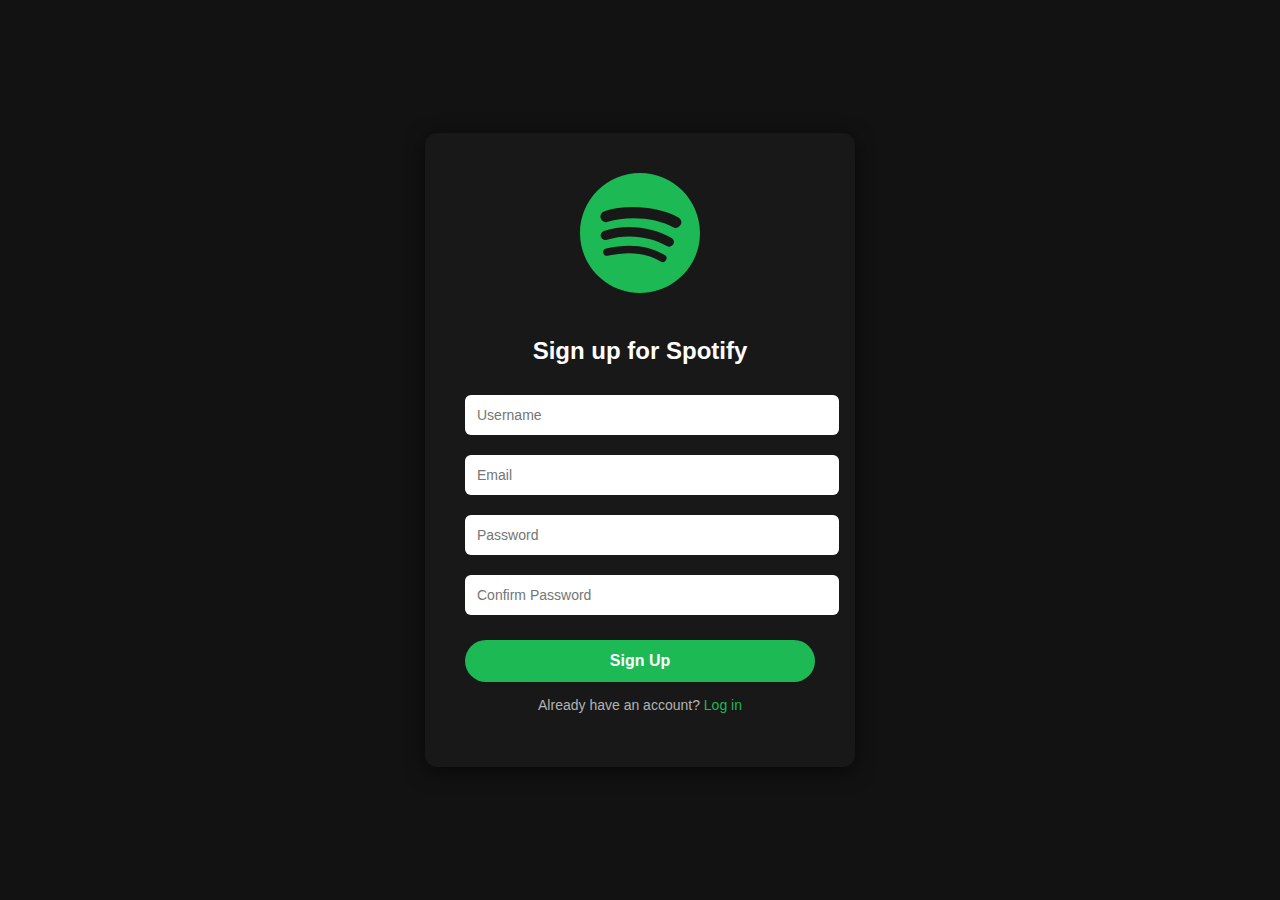
<file: signup.html>
<!DOCTYPE html>
<html lang="en">
<head>
  <meta charset="UTF-8" />
  <meta name="viewport" content="width=device-width, initial-scale=1.0" />
  <title>Spotify – Sign Up</title>
  <link rel="icon" href="assets/images/logo.svg" type="image/svg+xml">
  <link rel="stylesheet" href="assets/css/signup.css" />
</head>
<body class="login-body">
  <div class="login-container">
    <img src="assets/images/logo.svg" alt="Spotify Logo" class="login-logo" />
    <h2>Sign up for Spotify</h2>
    <form class="login-form">
      <input type="text" placeholder="Username" required />
      <input type="email" placeholder="Email" required />
      <input type="password" placeholder="Password" required />
      <input type="password" placeholder="Confirm Password" required />
      <button type="submit">Sign Up</button>
      <p class="signup-text">
        Already have an account? <a href="login.html">Log in</a>
      </p>
    </form>
  </div>
</body>
</html>
</file>
<file: assets/css/artist.css>
/* General Body Styles */
body {
  background-color: #000000;
  color: #ffffff;
  font-family: Arial, sans-serif;
  margin: 0;
  padding: 0;
  overflow-x: hidden;
}

/* Main Artist Page Container */
.artist-page {
  width: 100%;
  min-height: 100vh;
}

/* Back Button */
.back-button {
  display: inline-block;
  color: #b3b3b3;
  text-decoration: none;
  font-size: 14px;
  position: absolute;
  top: 20px;
  left: 20px;
  transition: color 0.3s ease;
  z-index: 1000;
}

.back-button:hover {
  color: #ffffff; /* Brighter hover for better feedback */
}

/* Artist Header Section */
.artist-header {
  position: relative;
  display: flex;
  align-items: flex-end;
  gap: 24px;
  padding: 80px 40px 40px 40px;
  min-height: 300px;
  background: linear-gradient(to top, #121212 0%, transparent 100%);
  z-index: 1;
}

/* Dynamic background for the header */
.artist-header::before {
  content: "";
  position: absolute;
  top: 0;
  left: 0;
  right: 0;
  bottom: 0;
  background-image: var(--artist-bg-image);
  background-size: cover;
  background-position: center;
  filter: blur(50px) brightness(0.6);
  z-index: -1;
}

.artist-image-header {
  width: 200px;
  height: 200px;
  border-radius: 50%;
  object-fit: cover;
  box-shadow: 0 8px 24px rgba(0, 0, 0, 0.5);
  flex-shrink: 0;
}

.artist-header h1 {
  font-size: 72px;
  font-weight: 900;
  margin: 0;
  text-shadow: 2px 2px 8px rgba(0, 0, 0, 0.5);
}

/* Social Media Links */
.artist-socials {
  display: flex;
  justify-content: center;
  gap: 15px;
  margin-top: 10px;
}

.social-link {
  display: inline-flex;
  align-items: center;
  gap: 8px;
  background-color: #ff00d0;
  color: #ffffff;
  padding: 10px 20px;
  border-radius: 25px;
  text-decoration: none;
  font-weight: 600;
  transition: background-color 0.3s ease, transform 0.2s ease;
}

.social-link:hover {
  background-color: #c509a9;
  transform: scale(1.05);
}

.social-link img {
  width: 20px;
  height: 20px;
}

/* Artist Songs Section */
.artist-content {
  padding: 0 40px 40px 40px;
  background-color: #121212;
}

.artist-songs h2 {
  font-size: 24px;
  font-weight: 600;
  margin-bottom: 20px;
  border-bottom: 1px solid #2a2a2a;
  padding-bottom: 10px;
}

.song-list {
  list-style: none;
  padding: 0;
}

.song-item {
  display: flex;
  grid-template-columns: 20px 50px 1fr 1fr;
  align-items: center;
  gap: 16px;
  padding: 12px;
  border-radius: 8px;
  transition: background-color 0.3s ease;
  cursor: pointer;
}

.song-item .song-number {
  color: #b3b3b3;
  font-size: 14px;
  text-align: center;
}

.song-item .play-icon {
  display: none;
  width: 20px;
  height: 20px;
}

.song-item:hover {
  background-color: #2a2a2a;
}

.song-item:hover .song-number {
  display: none;
}

.song-item:hover .play-icon {
  display: block;
}

.song-item-cover {
  width: 50px;
  height: 50px;
  border-radius: 4px;
  margin-right: 15px;
  object-fit: cover;
}

.song-item-info {
  flex-grow: 1;
}

.song-item-info h4 {
  font-size: 16px;
  margin: 0 0 4px 0;
  color: #ffffff;
}

.song-item-info p {
  font-size: 14px;
  color: #b3b3b3;
  margin: 0;
}

.song-item-album {
  font-size: 14px;
  color: #b3b3b3;
  justify-self: start;
  white-space: nowrap;
  overflow: hidden;
  text-overflow: ellipsis;
}

.song-item-loading {
  padding: 20px;
  text-align: center;
  color: #b3b3b3;
}

/* Responsive Design */
@media (max-width: 600px) {
  .artist-header {
    flex-direction: column;
    align-items: center;
    text-align: center;
    padding: 80px 20px 20px 20px;
  }

  .artist-image-header {
    width: 150px;
    height: 150px;
  }

  .artist-header h1 {
    font-size: 48px;
  }

  .artist-content {
    padding: 20px;
  }

  .song-item {
    grid-template-columns: 20px 50px 1fr;
  }

  .song-item-album {
    display: none;
  }
}
</file>
<file: assets/css/dashboard.css>
/* =============================================================================
    SPOTIFY CLONE - MAIN STYLESHEET
    =============================================================================
    This CSS creates a modern Spotify-like interface with:
    - Fixed header navigation with search functionality
    - Responsive sidebar library
    - Main content area with trending cards
    - User profile dropdown system
    - Authentication pages styling
    - Mobile-responsive hamburger menu
  ============================================================================= */

/* RESET STYLES
    ========================================================================= */
/* Removes default browser margins and padding for consistent styling */
* {
  margin: 0;
  padding: 0;
}

/* BODY BASE STYLES
    ========================================================================= */
/* Foundation for the entire application */
body {
  background-color: black;
  color: white;
  font-family: Arial, sans-serif;
  /* overflow: hidden; */

  overflow-x: hidden; /* only block horizontal scroll */
  overflow-y: auto; /* allow vertical scroll */

  min-width: 300px;
  min-height: 300px;

  
}

/* UTILITY CLASSES
    ========================================================================= */
/* Reusable layout helpers */
.flex {
  display: flex;
}

.justi {
  justify-content: space-between;
}

/* MAIN APPLICATION BAR
    ========================================================================= */
/* Fixed header that stays visible during scroll */
.appbar {
  position: fixed;
  top: 0;
  left: 0;
  right: 0;
  height: 64px;
  background-color: #000000;
  display: flex;
  align-items: center;
  justify-content: space-between;
  padding: 0 24px;
  z-index: 1000;
  border-bottom: 1px solid #282828;
}

/* APPBAR LEFT SECTION - LOGO AREA
    ========================================================================= */
.appbar-left {
  display: flex;
  align-items: center;
  flex-shrink: 0;
}

.logo {
  height: 32px;
  width: auto;
}

/* APPBAR CENTER SECTION - NAVIGATION AND SEARCH
    ========================================================================= */
.appbar-center {
  display: flex;
  align-items: center;
  width: 600px;
  gap: 16px;
  flex: 1;
  max-width: 1000px;
  margin: 0 32px;
  position: relative;
}

/* HOME BUTTON STYLING
    ========================================================================= */
.home-button {
  width: 48px;
  height: 48px;
  border-radius: 50%;
  border: none;
  background-color: #1a1a1a;
  color: #b3b3b3;
  display: flex;
  align-items: center;
  justify-content: center;
  cursor: pointer;
  transition: all 0.2s ease;
  text-decoration: none;
  flex-shrink: 0;
  z-index: 10;
  position: relative;
}

.home-button:hover {
  background-color: #383636;
  color: #ffffff;
  transform: scale(1.04);
}

.home-button:active {
  transform: scale(0.98);
}

/* SEARCH FUNCTIONALITY
    ========================================================================= */
.search-container {
  position: relative;
  flex: 1;
  max-width: 400px;
  margin-left: 16px;
}

#searchbar {
  width: 100%;
  height: 48px;
  border-radius: 24px;
  border: none;
  padding: 0 48px 0 16px;
  font-size: 14px;
  background-color: #1a1a1a;
  color: #ffffff;
  outline: none;
  transition: all 0.2s ease;
  position: relative;
}

#searchbar:hover {
  background-color: #413f3f;
  transform: scale(1.02);
}

#searchbar:focus {
  background-color: #2a2a2a;
  border: 1px solid #535353;
}

#searchbar::placeholder {
  color: #b3b3b3;
  text-align: left;
}

.search-button {
  position: absolute;
  right: 12px;
  top: 50%;
  transform: translateY(-50%);
  width: 24px;
  height: 24px;
  background: none;
  border: none;
  cursor: pointer;
  color: #b3b3b3;
  display: flex;
  align-items: center;
  justify-content: center;
  transition: color 0.2s ease;
  z-index: 5;
}

.search-button:hover {
  color: #ffffff;
}

/* VOICE SEARCH SECTION
    ========================================================================= */
.search-mike {
  padding: 5px;
  width: 192px;
  height: 50px;
  display: flex;
  justify-content: center;
  align-items: center;
  gap: 10px;
}

.search-mike img {
  height: 40px;
  width: 40px;
  padding: 3px;
  border-radius: 50%;
  background-color: #fff;
}

/* Voice Button Styling */
.voice-btn {
  background: none;
  border: none;
  cursor: pointer;
  transition: all 0.3s ease;
  border-radius: 50%;
  padding: 5px;
  position: relative;
}

.voice-btn:hover .mike {
  transform: scale(1.1);
}

.voice-btn.listening .mike {
  animation: pulse 1.5s ease-in-out infinite;
  filter: brightness(1.2);
}

.voice-btn[disabled] {
  opacity: 0.5;
  cursor: not-allowed;
}

/* Pulse animation for listening state */
@keyframes pulse {
  0% {
    transform: scale(1);
    opacity: 1;
  }
  50% {
    transform: scale(1.1);
    opacity: 0.7;
  }
  100% {
    transform: scale(1);
    opacity: 1;
  }
}

/* Status indicator */
.voice-status {
  position: absolute;
  top: -5px;
  right: -5px;
  width: 12px;
  height: 12px;
  background: #1db954;
  border-radius: 50%;
  opacity: 0;
  transition: opacity 0.3s ease;
}

.voice-btn.listening .voice-status {
  opacity: 1;
  animation: pulse 1s ease-in-out infinite;
}

/* APPBAR RIGHT SECTION - USER CONTROLS
    ========================================================================= */
.appbar-right {
  display: flex;
  align-items: center;
  gap: 16px;
  flex-shrink: 0;
}

.browse-button {
  width: 48px;
  height: 48px;
  border-radius: 50%;
  border: none;
  background-color: #1a1a1a;
  color: #b3b3b3;
  display: flex;
  align-items: center;
  justify-content: center;
  cursor: pointer;
  transition: all 0.2s ease;
}

.browse-button:hover {
  background-color: #282828;
  color: #ffffff;
  transform: scale(1.04);
}

/* USER NAVIGATION SECTION
    ========================================================================= */
.user-options {
  display: flex;
  align-items: center;
  gap: 16px;
}

.nav-link {
  color: #b3b3b3;
  text-decoration: none;
  font-size: 14px;
  font-weight: 600;
  transition: color 0.2s ease;
}

.nav-link:hover {
  color: #ffffff;
}

.separator {
  color: #ffffff;
  font-size: 14px;
}

.install-button {
  display: flex;
  align-items: center;
  gap: 8px;
  background: none;
  border: none;
  color: #b3b3b3;
  font-size: 14px;
  font-weight: 600;
  cursor: pointer;
  transition: color 0.2s ease;
}

.install-button:hover {
  color: #ffffff;
}

/* AUTHENTICATION BUTTONS
    ========================================================================= */
.signup-button {
  padding: 8px 32px;
  border-radius: 24px;
  border: none;
  text-decoration: none;
  background-color: transparent;
  color: #b3b3b3;
  font-size: 14px;
  font-weight: 600;
  cursor: pointer;
  transition: all 0.2s ease;
}

.signup-button:hover {
  color: #ffffff;
  transform: scale(1.04);
}

.login,
.login-button {
  padding: 12px 32px;
  border-radius: 24px;
  border: none;
  background-color: #ffffff;
  color: #000000;
  text-decoration: none;
  font-size: 14px;
  font-weight: 700;
  cursor: pointer;
  transition: all 0.2s ease;
}

.login:hover,
.login-button:hover {
  background-color: #f0f0f0;
  transform: scale(1.04);
}

/* MAIN CONTENT CONTAINER
    ========================================================================= */
.container {
  position: relative;
  padding-top: 64px;
  height: calc(100vh - 64px);
  display: flex;
  gap: 20px
}

/* LIBRARY SIDEBAR
    ========================================================================= */
.library {
  background-color: rgb(22, 22, 22);
  height: calc(100vh - 64px);
  width: 25%;
  min-height: 50%;
  flex-shrink: 0;
  position: sticky;
  display: flex;
  border-radius: 10px;
  flex-direction: column;
  justify-content: space-between;
  position: relative;
}

.library-text {
  font-size: 30px;
  padding: 20px;
  display: flex;
  align-items: center;
  justify-content: space-between;
}

.add-btn {
  background-color: transparent;
  border: none;
  color: white;
  cursor: pointer;
  padding: 8px;
  border-radius: 4px;
  transition: background-color 0.2s ease;
}

.add-btn:hover {
  background-color: #1a1a1a;
}

/* LIBRARY FOOTER SECTION
    ========================================================================= */
.footer {
  position: absolute;
  border-radius: 10px;
  width: 90%;
  padding: 20px;
  left: 2px;
  bottom: 2px;
  background-color: rgb(22, 22, 22);
  flex-shrink: 0;
  margin-top: auto;
}

.footer-links {
  display: flex;
  flex-wrap: wrap;
  gap: 20px;
  margin-bottom: 20px;
  width: 100%;
  position: relative;
}

.footer-links a {
  color: #cccccc;
  text-decoration: none;
  font-size: 14px;
  transition: color 0.3s ease;
}

.footer-links a:hover {
  color: #ffffff;
}

.language-selector {
  display: inline-flex;
  align-items: center;
  background-color: transparent;
  border: 1px solid #555;
  border-radius: 20px;
  padding: 8px 16px;
  color: #ffffff;
  text-decoration: none;
  font-size: 14px;
  transition: border-color 0.3s ease;
}

.language-selector:hover {
  border-color: #777;
}

.language-selector::before {
  content: "🌐";
  margin-right: 8px;
}

/* LIBRARY CONTENT BOXES
    ========================================================================= */
.left-in {
  position: absolute;
  width: 90%;
  border-radius: 10px;
  height: calc(100vh - 64px);
  background-color: rgb(22, 22, 22);
  padding: 20px;
}

.box {
  background-color: #2b2a2ace;
  padding: 20px;
  border-radius: 8px;
  margin-bottom: 16px;
}

.box h3 {
  font-size: 18px;
  margin-bottom: 8px;
}

.box p {
  font-size: 14px;
  color: #b3b3b3;
  margin-bottom: 16px;
}

.box button {
  padding: 8px 16px;
  border-radius: 20px;
  border: none;
  background-color: #ffffff;
  color: #000000;
  font-size: 14px;
  font-weight: 600;
  cursor: pointer;
  transition: all 0.2s ease;
}

.box button:hover {
  background-color: #f0f0f0;
  transform: scale(1.05);
}

/* MAIN MUSIC CONTENT AREA
    ========================================================================= */
.music {
  position: relative;
  height: 100vh;
  width: 75%;
  left: o;
  overflow-y: hidden;
  box-sizing: border-box;
}

/* TRENDING SECTION
    ========================================================================= */
.trending {
  display: inline-block;
  gap: 10px;
  position: absolute;
  top: 20px;
  left: 0px;
  border-radius: 8px;
  height: 300px;
  width: 100%;
}

.trdnow {
  font-size: 25px;
  font-weight: 600;
  color: white;
  margin: 20px;
  overflow-x: auto;
  white-space: nowrap;
}

/* CONTENT CARDS LAYOUT
    ========================================================================= */
.cards {
  left: 0;
  display: flex;
  gap: 20px;
  width: max-content;
}

.card {
  min-width: 200px;
  height: 300px;
  border-radius: 10px;
  overflow: hidden;
  flex-shrink: 0;
  display: flex;
  justify-content: center;
  align-items: center;
  flex-direction: column;
  transition: transform 0.3s ease, background-color 0.3s ease;
  cursor: pointer;
}

.card:hover {
  transform: scale(1.01);
  background-color: #282828;
}

.card img {
  width: 90%;
  margin: auto;
  margin-top: 10px;
  height: 90%;
  object-fit: cover;
  border-radius: 5px;
}

.card-info {
  padding: 10px;
}

.card-title {
  color: #ffffff;
  font-size: 16px;
  font-weight: 600;
  text-decoration: none;
  display: block;
  margin-bottom: 6px;
  transition: color 0.2s ease;
}

.card-title:hover {
  color: #1db954;
}

.card h3 {
  margin: 10px 0 5px 0;
  font-size: 18px;
}

.card p {
  margin-top: 5px;
  font-size: 14px;
  color: #ccc;
}

/* ARTIST PROFILE SECTION
    ========================================================================= */
/* .trendingartist {
  margin: 10px;
} */

.profile {
  display: flex;
  margin-top: 20px;
  padding: 5px;
  width: 210px;
  height: 300px;
}

.profile img {
  height: 200px;
  width: 200px;
  border-radius: 50%;
  object-fit: cover;
}

.profile h2 {
  color: white;
  font-size: 30px;
  margin-top: 10px;
}

.photo {
  display: flex;
  flex-direction: column;
  align-items: center;
  margin: 20px;
}

.photo img {
  margin: 10px;
}

.photo:hover {
  background-color: #303030;
  border-radius: 10px;
  transform: scale(1.05);
}

/* MEDIA PLAYER BAR
    ========================================================================= */
.playbar {
  display: flex;
  gap: 10%;
  position: fixed;
  width: 74%;
  align-items: center;
  justify-content: center;
  height: 50px;
  background-color: #1b1b1b;
  bottom: 50px;
  margin: 10px;
  border-radius: 5px;
}

.song-progress {
  padding: auto;
}

.volume-control {
  padding: auto;
}

.playbuttons {
  display: flex;
  justify-content: center;
  align-items: center;
  gap: 30px;
}

#playPauseBtn {
  display: block;
  height: 30px;
  width: 30px;
  border-radius: 50%;
  padding: 1%;
  align-items: center;
  justify-content: center;
}

/* USER PROFILE DROPDOWN SYSTEM
    ========================================================================= */
.profile-section {
  position: relative;
  display: flex;
  align-items: center;
}

.profile-dropdown {
  position: relative;
}

.profile-button {
  display: flex;
  align-items: center;
  gap: 8px;
  background: none;
  border: none;
  padding: 6px 12px;
  border-radius: 24px;
  cursor: pointer;
  transition: all 0.2s ease;
  color: #b3b3b3;
}

.profile-button:hover {
  background-color: #1a1a1a;
  color: #ffffff;
}

.profile-avatar {
  width: 32px;
  height: 32px;
  border-radius: 50%;
  background: #1db954;
  display: flex;
  align-items: center;
  justify-content: center;
  color: white;
  font-weight: bold;
  font-size: 14px;
}

.profile-name {
  font-size: 14px;
  font-weight: 600;
  max-width: 120px;
  overflow: hidden;
  text-overflow: ellipsis;
  white-space: nowrap;
}

.profile-arrow {
  transition: transform 0.2s ease;
}

.profile-button:hover .profile-arrow {
  transform: rotate(180deg);
}

/* PROFILE DROPDOWN MENU
    ========================================================================= */
.profile-menu {
  position: absolute;
  top: calc(100% + 8px);
  right: 0;
  background-color: #282828;
  border-radius: 8px;
  box-shadow: 0 8px 24px rgba(0, 0, 0, 0.5);
  min-width: 220px;
  opacity: 0;
  visibility: hidden;
  transform: translateY(-10px);
  transition: all 0.3s ease;
  z-index: 1001;
}

.profile-menu.active {
  opacity: 1;
  visibility: visible;
  transform: translateY(0);
}

.profile-header {
  display: flex;
  align-items: center;
  gap: 12px;
  padding: 16px;
  border-bottom: 1px solid #404040;
}

.profile-menu-avatar {
  width: 48px;
  height: 48px;
  border-radius: 50%;
  background: #1db954;
  display: flex;
  align-items: center;
  justify-content: center;
  color: white;
  font-weight: bold;
  font-size: 20px;
}

.profile-info h4 {
  color: #ffffff;
  font-size: 16px;
  font-weight: 600;
  margin: 0 0 4px 0;
}

.profile-info p {
  color: #b3b3b3;
  font-size: 12px;
  margin: 0;
}

.profile-divider {
  height: 1px;
  background-color: #404040;
  margin: 8px 0;
}

.profile-menu-item {
  display: flex;
  align-items: center;
  gap: 12px;
  padding: 12px 16px;
  color: #b3b3b3;
  text-decoration: none;
  font-size: 14px;
  transition: all 0.2s ease;
}

.profile-menu-item:hover {
  background-color: #404040;
  color: #ffffff;
}

.profile-menu-item.logout {
  color: #ff4444;
}

.profile-menu-item.logout:hover {
  background-color: #ff4444;
  color: #ffffff;
}

.profile-menu-item svg {
  width: 20px;
  height: 20px;
  flex-shrink: 0;
}

/* MOBILE HAMBURGER MENU SYSTEM
    ========================================================================= */
.popmenu {
  display: none;
  position: fixed;
  background-color: rgb(26, 26, 26);
  height: 100vh;
  right: -100%;
  width: 300px;
  z-index: 9999;
  top: 64px;
  transition: right 0.3s ease;
  border-left: 1px solid #333;
  box-shadow: -2px 0 10px rgba(0, 0, 0, 0.5);
}

.popmenu.active {
  display: block;
  right: 0;
}

.men {
  display: flex;
  flex-direction: column;
  padding: 30px 20px;
  gap: 20px;
  z-index: 10000;
}

.men .nav-link,
.men .install-button,
.men .signup-button,
.men .login-button {
  padding: 15px 20px;
  border-radius: 8px;
  text-align: center;
  transition: all 0.3s ease;
  display: block;
  width: 100%;
  box-sizing: border-box;
}

.men .nav-link:hover,
.men .install-button:hover {
  background-color: #333;
  color: #ffffff;
}

.men .separator {
  text-align: center;
  color: #555;
  margin: 10px 0;
}

.menubar {
  display: none;
}

.menu-toggle {
  font-size: 24px;
  color: #b3b3b3;
  cursor: pointer;
  padding: 10px;
  border-radius: 4px;
  transition: all 0.3s ease;
}

.menu-toggle:hover {
  color: #ffffff;
  background-color: #333;
}

/* MOBILE USER INFO IN HAMBURGER MENU
    ========================================================================= */
.mobile-user-info {
  display: flex;
  align-items: center;
  gap: 12px;
  padding: 20px;
  background: #333;
  border-radius: 12px;
  margin-bottom: 20px;
}

.mobile-avatar {
  width: 40px;
  height: 40px;
  border-radius: 50%;
  background: #1db954;
  display: flex;
  align-items: center;
  justify-content: center;
  color: white;
  font-weight: bold;
  font-size: 16px;
  flex-shrink: 0;
}

.mobile-user-details h4 {
  color: #ffffff;
  font-size: 16px;
  font-weight: 600;
  margin: 0 0 4px 0;
}

.mobile-user-details p {
  color: #b3b3b3;
  font-size: 12px;
  margin: 0;
}

.mobile-menu-divider {
  height: 1px;
  background-color: #404040;
  margin: 12px 0;
}

.logout-mobile {
  color: #ff4444 !important;
}

.logout-mobile:hover {
  color: #ffffff !important;
  background-color: #ff4444 !important;
}

/* AUTHENTICATION PAGES STYLING
    ========================================================================= */
.auth-page {
  background: linear-gradient(135deg, #1e3c72 0%, #2a5298 100%);
  min-height: 100vh;
  display: flex;
  align-items: center;
  justify-content: center;
  padding: 20px;
}

.auth-container {
  background: #121212;
  border-radius: 16px;
  padding: 40px;
  max-width: 450px;
  width: 100%;
  box-shadow: 0 8px 32px rgba(0, 0, 0, 0.4);
}

.auth-header {
  text-align: center;
  margin-bottom: 30px;
}

.auth-logo {
  height: 40px;
  margin-bottom: 20px;
}

.auth-header h1 {
  color: #ffffff;
  font-size: 28px;
  font-weight: 700;
  margin: 0;
  line-height: 1.3;
}

.auth-form {
  display: flex;
  flex-direction: column;
  gap: 20px;
}

.form-group {
  display: flex;
  flex-direction: column;
  gap: 8px;
}

.form-group label {
  color: #ffffff;
  font-size: 14px;
  font-weight: 600;
}

.form-group input {
  padding: 14px 16px;
  border: 2px solid #333;
  border-radius: 8px;
  background: #181818;
  color: #ffffff;
  font-size: 14px;
  transition: border-color 0.3s ease;
  width: 100%;
  box-sizing: border-box;
}

.form-group input:focus {
  outline: none;
  border-color: #1db954;
}

.form-group small {
  color: #b3b3b3;
  font-size: 12px;
}

.radio-group {
  display: flex;
  gap: 20px;
  flex-wrap: wrap;
}

.radio-label,
.checkbox-label {
  display: flex;
  align-items: center;
  gap: 8px;
  color: #ffffff;
  font-size: 14px;
  cursor: pointer;
  min-height: 44px;
}

.radio-label input,
.checkbox-label input {
  width: auto;
  margin: 0;
  min-width: 20px;
  min-height: 20px;
}

.checkbox-group {
  margin: 10px 0;
}

.auth-submit-btn {
  background: #1db954;
  color: #ffffff;
  border: none;
  border-radius: 25px;
  padding: 14px 32px;
  font-size: 16px;
  font-weight: 700;
  cursor: pointer;
  transition: all 0.3s ease;
  margin-top: 20px;
  min-height: 48px;
  width: 100%;
}

.auth-submit-btn:hover {
  background: #1ed760;
  transform: scale(1.02);
}

.auth-divider {
  text-align: center;
  margin: 20px 0;
  position: relative;
}

.auth-divider::before {
  content: "";
  position: absolute;
  top: 50%;
  left: 0;
  right: 0;
  height: 1px;
  background: #333;
}

.auth-divider span {
  background: #121212;
  padding: 0 20px;
  color: #b3b3b3;
  font-size: 14px;
}

.social-login {
  display: flex;
  flex-direction: column;
  gap: 12px;
}

.social-btn {
  padding: 12px 20px;
  border: 2px solid #333;
  border-radius: 25px;
  background: transparent;
  color: #ffffff;
  font-size: 14px;
  font-weight: 600;
  cursor: pointer;
  transition: all 0.3s ease;
  min-height: 44px;
}

.social-btn:hover {
  border-color: #1db954;
  background: rgba(29, 185, 84, 0.1);
}

.auth-footer {
  text-align: center;
  margin-top: 30px;
}

.auth-footer p,
.forgot-password {
  color: #b3b3b3;
  font-size: 14px;
  text-decoration: none;
  line-height: 1.5;
}

.auth-footer a {
  color: #1db954;
  text-decoration: none;
  min-height: 44px;
  display: inline-block;
  padding: 8px 4px;
}

.auth-footer a:hover {
  text-decoration: underline;
}

/* USER PROFILE PAGES
    ========================================================================= */
.profile-page {
  background: #121212;
  min-height: 100vh;
  color: #ffffff;
}

.profile-container {
  max-width: 800px;
  margin: 0 auto;
  padding: 40px 20px;
}

.profile-header-section {
  margin-bottom: 40px;
}

.back-button {
  display: inline-flex;
  align-items: center;
  gap: 8px;
  color: #b3b3b3;
  text-decoration: none;
  font-size: 14px;
  margin-bottom: 20px;
  transition: color 0.3s ease;
  padding: 8px;
  min-height: 44px;
  border-radius: 8px;
}

.back-button:hover {
  color: #ffffff;
  background-color: #333;
}

.profile-header-section h1 {
  font-size: 48px;
  font-weight: 700;
  margin: 0;
  line-height: 1.2;
}

.profile-content {
  display: grid;
  gap: 40px;
}

.profile-card {
  text-align: center;
  padding: 40px;
  background: #181818;
  border-radius: 16px;
}

.profile-avatar-large {
  width: 120px;
  height: 120px;
  border-radius: 50%;
  margin: 0 auto 20px;
}

.profile-card h2 {
  font-size: 32px;
  font-weight: 700;
  margin: 0 0 8px 0;
  line-height: 1.2;
}

.profile-card p {
  color: #b3b3b3;
  font-size: 16px;
  margin: 0;
  word-break: break-word;
}

.profile-details {
  background: #181818;
  border-radius: 16px;
  padding: 32px;
}

.profile-details h3 {
  font-size: 24px;
  font-weight: 700;
  margin: 0 0 24px 0;
}

.detail-item {
  display: flex;
  justify-content: space-between;
  align-items: center;
  padding: 16px 0;
  border-bottom: 1px solid #333;
  min-height: 44px;
}

.detail-item:last-child {
  border-bottom: none;
}

.detail-item label {
  font-weight: 600;
  color: #b3b3b3;
}

.detail-item span {
  color: #ffffff;
  word-break: break-word;
  text-align: right;
}

.profile-actions {
  display: flex;
  gap: 16px;
  justify-content: center;
  flex-wrap: wrap;
}

.edit-profile-btn,
.logout-btn {
  padding: 14px 32px;
  border-radius: 25px;
  font-size: 16px;
  font-weight: 700;
  cursor: pointer;
  transition: all 0.3s ease;
  border: none;
  min-height: 48px;
  min-width: 120px;
}

.edit-profile-btn {
  background: #1db954;
  color: #ffffff;
}

.edit-profile-btn:hover {
  background: #1ed760;
  transform: scale(1.02);
}

.logout-btn {
  background: transparent;
  color: #ff4444;
  border: 2px solid #ff4444;
}

.logout-btn:hover {
  background: #ff4444;
  color: #ffffff;
}

/* RESPONSIVE DESIGN BREAKPOINTS
    ========================================================================= */

/* TABLET BREAKPOINT - 1400px and below */
@media (max-width: 1400px) {
  .nav-link,
  .signup-button,
  .login-button,
  .separator,
  .install-button {
    display: none;
  }

  .profile-section {
    display: none;
  }

  .menubar {
    display: block;
  }

  .appbar-center {
    margin: 0 20px;
  }

  .popmenu {
    width: 250px;
  }

  .mobile-user-info {
    display: flex;
  }
}

/* MOBILE BREAKPOINT - 600px and below */
@media (max-width: 600px) {
  .appbar {
    padding: 0 15px;
  }

  .appbar-center {
    margin: 0 10px;
    max-width: none;
  }

  .home-button {
    width: 44px;
    height: 44px;
  }

  #searchbar {
    font-size: 12px;
    height: 40px;
    max-width: 250px;
  }

  .search-button {
    right: 8px;
  }

  .logo {
    height: 28px;
  }

  .menu-toggle {
    font-size: 20px;
    padding: 8px;
    min-width: 44px;
    min-height: 44px;
    display: flex;
    align-items: center;
    justify-content: center;
  }

  .popmenu {
    width: 200px;
  }

  .men {
    padding: 20px 15px;
    gap: 15px;
  }

  .men .nav-link,
  .men .install-button,
  .men .signup-button,
  .men .login-button {
    padding: 12px 15px;
    font-size: 13px;
  }

  .library {
    width: 30%;
  }

  .music {
    left: 0;
    width: 70%;
  }

  .trending {
    left: 20px;
  }

  .trdnow {
    font-size: 20px;
    margin: 15px;
  }

  .card {
    min-width: 150px;
    height: 220px;
  }

  .card h3 {
    font-size: 14px;
  }

  /* Mobile profile adjustments */
  .profile-button {
    padding: 4px 8px;
    gap: 6px;
  }

  .profile-name {
    display: none;
  }

  .profile-avatar {
    width: 28px;
    height: 28px;
  }

  .profile-menu {
    min-width: 200px;
    right: -8px;
  }

  .profile-header {
    padding: 12px;
  }

  .profile-menu-avatar {
    width: 40px;
    height: 40px;
  }

  .profile-info h4 {
    font-size: 14px;
  }

  .profile-info p {
    font-size: 11px;
  }

  .profile-menu-item {
    padding: 10px 12px;
    font-size: 13px;
  }

  /* Mobile auth page adjustments */
  .auth-container {
    padding: 30px 20px;
    margin: 10px;
    max-width: calc(100vw - 40px);
  }

  .auth-header h1 {
    font-size: 24px;
  }

  .auth-logo {
    height: 32px;
  }

  .form-group input {
    padding: 16px;
    font-size: 16px;
  }

  .radio-group {
    flex-direction: column;
    gap: 10px;
  }

  .radio-label,
  .checkbox-label {
    min-height: 48px;
    padding: 8px;
  }

  /* Mobile profile page adjustments */
  .profile-container {
    padding: 20px 15px;
  }

  .profile-header-section h1 {
    font-size: 28px;
  }

  .profile-card {
    padding: 30px 20px;
  }

  .profile-card h2 {
    font-size: 24px;
  }

  .profile-avatar-large {
    width: 80px;
    height: 80px;
  }

  .profile-details {
    padding: 24px 20px;
  }

  .detail-item {
    flex-direction: column;
    align-items: flex-start;
    gap: 8px;
    padding: 20px 0;
  }

  .detail-item span {
    text-align: left;
    font-size: 16px;
  }

  .profile-actions {
    flex-direction: column;
    align-items: stretch;
  }

  .edit-profile-btn,
  .logout-btn {
    width: 100%;
    min-height: 52px;
  }

  .popmenu {
    width: 100%;
  }

  .mobile-user-info {
    padding: 16px;
  }

  .mobile-avatar {
    width: 36px;
    height: 36px;
    font-size: 14px;
  }

  .mobile-user-details h4 {
    font-size: 14px;
  }

  .mobile-user-details p {
    font-size: 11px;
  }

  .men .nav-link,
  .men .install-button {
    padding: 16px 20px;
    font-size: 14px;
    min-height: 48px;
    display: flex;
    align-items: center;
  }
}

/* VERY SMALL MOBILE - 480px and below */
@media (max-width: 480px) {
  .auth-container {
    padding: 20px 15px;
    border-radius: 12px;
  }

  .auth-header h1 {
    font-size: 20px;
  }

  .profile-header-section h1 {
    font-size: 24px;
  }

  .profile-card h2 {
    font-size: 20px;
  }

  .detail-item {
    padding: 16px 0;
  }
}

/* TOUCH DEVICE OPTIMIZATIONS */
@media (hover: none) and (pointer: coarse) {
  .auth-submit-btn,
  .social-btn,
  .edit-profile-btn,
  .logout-btn {
    min-height: 52px;
  }

  .form-group input {
    min-height: 52px;
    font-size: 16px;
  }

  .radio-label,
  .checkbox-label {
    min-height: 52px;
    padding: 12px 8px;
  }
}

/* ANIMATIONS AND TRANSITIONS */
@keyframes profileMenuSlide {
  0% {
    opacity: 0;
    transform: translateY(-10px) scale(0.95);
  }
  100% {
    opacity: 1;
    transform: translateY(0) scale(1);
  }
}

.profile-menu.active {
  animation: profileMenuSlide 0.3s ease-out;
}

/* Z-INDEX MANAGEMENT */
.appbar-right .user-options {
  position: relative;
}

.profile-dropdown {
  z-index: 1002;
}

/* FINAL CLEANUP AND UTILITIES */
.signup-button,
.login-button {
  cursor: pointer;
  transition: all 0.2s ease;
  border: none;
  text-decoration: none;
  display: inline-block;
}

.signup-button:hover,
.login-button:hover {
  transform: scale(1.04);
}

.signup-button:active,
.login-button:active {
  transform: scale(0.98);
}

.men .signup-button,
.men .login-button {
  background: none;
  width: 100%;
  text-align: center;
}

/* DASHBOARD-SPECIFIC STYLES */
.profile-section {
  position: relative;
  margin-left: 16px;
}

.profile-dropdown {
  position: relative;
}

.profile-button {
  display: flex;
  align-items: center;
  gap: 8px;
  background: none;
  border: none;
  color: white;
  cursor: pointer;
  padding: 8px 12px;
  border-radius: 20px;
  transition: all 0.2s ease;
  font-size: 14px;
  font-weight: 600;
}

.profile-button:hover {
  background-color: rgba(255, 255, 255, 0.1);
}

.profile-avatar {
  width: 32px;
  height: 32px;
  border-radius: 50%;
  background-color: #1db954;
  display: flex;
  align-items: center;
  justify-content: center;
  font-weight: bold;
  font-size: 14px;
  color: white;
}

.profile-name {
  max-width: 120px;
  overflow: hidden;
  text-overflow: ellipsis;
  white-space: nowrap;
}

.profile-arrow {
  transition: transform 0.2s ease;
}

.profile-dropdown.active .profile-arrow {
  transform: rotate(180deg);
}

.profile-menu {
  position: absolute;
  top: calc(100% + 8px);
  right: 0;
  background: #282828;
  border-radius: 8px;
  padding: 8px 0;
  box-shadow: 0 8px 25px rgba(0, 0, 0, 0.4);
  z-index: 1003;
  opacity: 0;
  visibility: hidden;
  transform: translateY(-10px);
  transition: all 0.2s ease;
  min-width: 200px;
}

.profile-menu.active {
  opacity: 1;
  visibility: visible;
  transform: translateY(0);
}

.profile-header {
  display: flex;
  align-items: center;
  gap: 12px;
  padding: 12px 16px;
  margin-bottom: 8px;
}

.profile-menu-avatar {
  width: 48px;
  height: 48px;
  border-radius: 50%;
  background-color: #1db954;
  display: flex;
  align-items: center;
  justify-content: center;
  font-weight: bold;
  font-size: 20px;
  color: white;
}

.profile-info h4 {
  font-size: 14px;
  font-weight: 600;
  margin: 0 0 4px 0;
  color: white;
}

.profile-info p {
  font-size: 12px;
  color: #b3b3b3;
  margin: 0;
}

.profile-divider {
  height: 1px;
  background-color: #404040;
  margin: 8px 0;
}

.profile-menu-item {
  display: flex;
  align-items: center;
  gap: 12px;
  padding: 12px 16px;
  color: #b3b3b3;
  text-decoration: none;
  font-size: 14px;
  transition: all 0.2s ease;
}

.profile-menu-item:hover {
  background-color: rgba(255, 255, 255, 0.1);
  color: white;
}

.profile-menu-item svg {
  flex-shrink: 0;
}

.profile-menu-item.logout:hover {
  background-color: rgba(231, 76, 60, 0.1);
  color: #e74c3c;
}

.mobile-user-info {
  display: flex;
  align-items: center;
  gap: 12px;
  padding: 16px;
  margin-bottom: 8px;
  background: rgba(255, 255, 255, 0.05);
  border-radius: 8px;
  margin: 8px;
}

.mobile-avatar {
  width: 40px;
  height: 40px;
  border-radius: 50%;
  background-color: #1db954;
  display: flex;
  align-items: center;
  justify-content: center;
  font-weight: bold;
  font-size: 16px;
  color: white;
}

.mobile-user-details h4 {
  font-size: 14px;
  font-weight: 600;
  margin: 0 0 4px 0;
  color: white;
}

.mobile-user-details p {
  font-size: 12px;
  color: #b3b3b3;
  margin: 0;
}

.mobile-menu-divider {
  height: 1px;
  background-color: #404040;
  margin: 8px 16px;
}

.logout-mobile:hover {
  background-color: rgba(231, 76, 60, 0.1) !important;
  color: #e74c3c !important;
}

/* RESPONSIVE ADJUSTMENTS FOR DASHBOARD */
@media screen and (max-width: 768px) {
  .profile-section {
    display: none;
  }

  .mobile-user-info {
    display: flex;
  }
}

@media screen and (min-width: 769px) {
  .mobile-user-info {
    display: none;
  }

  .profile-section {
    display: block;
  }
}

/* LOADING STATES */
@keyframes shimmer {
  0% {
    opacity: 0.4;
  }
  50% {
    opacity: 1;
  }
  100% {
    opacity: 0.4;
  }
}

.profile-name:contains("Loading"),
.mobile-user-details h4:contains("Loading"),
.profile-info h4:contains("Loading") {
  animation: shimmer 1.5s ease-in-out infinite;
}
@media (max-width: 500px) {
  body {
    overflow-x: hidden;
    overflow-y: auto; /* allow page scroll */
  }
  .home-button,
  .search-mike,
  .library,
  #previousBtn,
  #nextBtn,
  .volume-control {
    display: none;
  }
.appbar{
  max-width:fit-content;
  width: 100vw;
}
  .music {
    background-color: black;
    width: 100%;
    overflow-y: scroll;
  }

  .trending {
    position: relative;
    top: 0;
    left: 0;
    width: 100%;
    height: auto; /* let it grow naturally */
  }

  .cards {
    display: grid;
    grid-template-columns: repeat(2, 1fr); /* 2 equal columns */
    gap: 12px;
    justify-content: space-between;

    width: 100%;
  }
.card{
  padding: 2px;
}
  .trendingartist {
    width: 100%;
    box-sizing: border-box;
    height: auto; /* don’t force 100% */
  }

  .profile {
    display: grid;
    grid-template-columns: repeat(2, 1fr); /* 2 equal columns */
    gap: 16px;
    margin: 0;
    padding: 0;
    width: 100%;
    height: auto; /* fit content */
  }
  .photo {
    width: 170px;
    height: 170px;
  }
  .photo a {
    width: 160px;
    height: 160px;
  }
  .photo h3 {
    font-size: 20px;
  }
  .photo img {
    width: 100%;
    width: 140px; /* control size */
    height: 140px;
    border-radius: 50%; /* make circular */
    object-fit: cover;
  }

  .playbar {
    width: 100%; /* stretch across */
    margin: 0;
    padding: 10px;
  }
}
</file>
<file: assets/css/login.css>
/* Login Page Styling */
.login-body {
  display: flex;
  align-items: center;
  justify-content: center;
  height: 100vh;
  background: #121212;
  font-family: Arial, sans-serif;
  color: #fff;
}

.login-container {
  background: #181818;
  padding: 40px;
  border-radius: 12px;
  text-align: center;
  width: 350px;
  box-shadow: 0 4px 20px rgba(0,0,0,0.6);
}

.login-logo {
  width: 120px;
  margin-bottom: 20px;
}

.login-container h2 {
  margin-bottom: 20px;
  font-weight: 600;
}

.login-form input {
  width: 100%;
  padding: 12px;
  margin: 10px 0;
  border: none;
  border-radius: 6px;
  outline: none;
  font-size: 14px;
}

.login-form input:focus {
  border: 2px solid #1db954;
}

.login-form button {
  width: 100%;
  padding: 12px;
  margin-top: 15px;
  border: none;
  border-radius: 25px;
  background: #1db954;
  color: white;
  font-size: 16px;
  font-weight: bold;
  cursor: pointer;
  transition: background 0.3s;
}

.login-form button:hover {
  background: #1ed760;
}

.signup-text {
  margin-top: 15px;
  font-size: 14px;
  color: #b3b3b3;
}

.signup-text a {
  color: #1db954;
  text-decoration: none;
}
</file>
<file: assets/css/signup.css>
/* Common for login & signup */
.login-body {
  display: flex;
  align-items: center;
  justify-content: center;
  height: 100vh;
  background: #121212;
  font-family: Arial, sans-serif;
  color: #fff;
  margin: 0;
}

.login-container {
  background: #181818;
  padding: 40px;
  border-radius: 12px;
  text-align: center;
  width: 350px;
  box-shadow: 0 4px 20px rgba(0, 0, 0, 0.6);
}

.login-logo {
  width: 120px;
  margin-bottom: 20px;
}

.login-container h2 {
  margin-bottom: 20px;
  font-weight: 600;
}

.login-form input {
  width: 100%;
  padding: 12px;
  margin: 10px 0;
  border: none;
  border-radius: 6px;
  outline: none;
  font-size: 14px;
}

.login-form input:focus {
  border: 2px solid #1db954;
}

.login-form button {
  width: 100%;
  padding: 12px;
  margin-top: 15px;
  border: none;
  border-radius: 25px;
  background: #1db954;
  color: white;
  font-size: 16px;
  font-weight: bold;
  cursor: pointer;
  transition: background 0.3s;
}

.login-form button:hover {
  background: #1ed760;
}

.signup-text {
  margin-top: 15px;
  font-size: 14px;
  color: #b3b3b3;
}

.signup-text a {
  color: #1db954;
  text-decoration: none;
}

.signup-text a:hover {
  text-decoration: underline;
}
</file>
<file: assets/css/style.css>
/* Reset */
* {
  margin: 0;
  padding: 0;
}


body {
  background-color: black;
  color: white;
  font-family: Arial, sans-serif;
  overflow: hidden;
}


/* Utility classes */
.flex {
  display: flex;
}


.justi {
  justify-content: space-between;
}


/* Appbar */
.appbar {
  position: fixed;
  top: 0;
  left: 0;
  right: 0;
  height: 64px;
  background-color: #000000;
  display: flex;
  align-items: center;
  justify-content: space-between;
  padding: 0 24px;
  z-index: 1000;
  border-bottom: 1px solid #282828;
}


/* Left section */
.appbar-left {
  display: flex;
  align-items: center;
}


.logo {
  height: 32px;
  width: auto;
}


/* Center section */
.appbar-center {
  display: flex;
  align-items: center;
  gap: 16px;
  flex: 1;
  max-width: 600px;
  margin: 0 32px;
}


.home-button {
  position: absolute;
  left: 550px;
  width: 48px;
  height: 48px;
  border-radius: 50%;
  border: none;
  background-color: #1a1a1a;
  color: #b3b3b3;
  display: flex;
  align-items: center;
  justify-content: center;
  cursor: pointer;
  transition: all 0.2s ease;
}


.home-button:hover {
  background-color: #383636;
  color: #ffffff;
  transform: scale(1.04);
}


.searchbar,
.search-container {
  position: relative;
  flex: 1;
  max-width: 400px;
}


#searchbar {
  position: relative;
  left: 270px;
  width: 100%;
  height: 48px;
  border-radius: 24px;
  border: none;
  padding: 0 48px 0 16px;
  font-size: 14px;
  background-color: #1a1a1a;
  color: #ffffff;
  outline: none;


  transition: all 0.2s ease;
}
#searchbar:hover {
  background-color: #413f3f;
  transform: scale(1.02);
}
#searchbar:focus {
  background-color: #2a2a2a;
  border: 1px solid #535353;
}


#searchbar::placeholder {
  color: #b3b3b3;
  text-align: left;
}


.search-button {
  position: absolute;
  right: -251px;
  top: 50%;
  transform: translateY(-50%);
  width: 24px;
  height: 24px;
  background: none;
  border: none;
  cursor: pointer;
  color: #b3b3b3;
  display: flex;
  align-items: center;
  justify-content: center;
  transition: color 0.2s ease;
}


.search-button:hover {
  color: #ffffff;
}


/* Right section */
.appbar-right {
  display: flex;
  align-items: center;
  gap: 16px;
}


.browse-button {
  width: 48px;
  height: 48px;
  border-radius: 50%;
  border: none;
  background-color: #1a1a1a;
  color: #b3b3b3;
  display: flex;
  align-items: center;
  justify-content: center;
  cursor: pointer;
  transition: all 0.2s ease;
}


.browse-button:hover {
  background-color: #282828;
  color: #ffffff;
  transform: scale(1.04);
}


.user-options {
  display: flex;
  align-items: center;
  gap: 16px;
}


.nav-link {
  color: #b3b3b3;
  text-decoration: none;
  font-size: 14px;
  font-weight: 600;
  transition: color 0.2s ease;
}


.nav-link:hover {
  color: #ffffff;
}


.separator {
  color: #ffffff;
  font-size: 14px;
}


.install-button {
  display: flex;
  align-items: center;
  gap: 8px;
  background: none;
  border: none;
  color: #b3b3b3;
  font-size: 14px;
  font-weight: 600;
  cursor: pointer;
  transition: color 0.2s ease;
}


.install-button:hover {
  color: #ffffff;
}


.signup-button {
  padding: 8px 32px;
  border-radius: 24px;
  border: none;
  text-decoration: none;
  background-color: transparent;
  color: #b3b3b3;
  font-size: 14px;
  font-weight: 600;
  cursor: pointer;
  transition: all 0.2s ease;
}


.signup-button:hover {
  color: #ffffff;
  transform: scale(1.04);
}


.login,
.login-button {
  padding: 12px 32px;
  border-radius: 24px;
  border: none;
  background-color: #ffffff;
  color: #000000;
  text-decoration: none;
  font-size: 14px;
  font-weight: 700;
  cursor: pointer;
  transition: all 0.2s ease;
}


.login:hover,
.login-button:hover {
  background-color: #f0f0f0;
  transform: scale(1.04);
}


/* Main container */
.container {
  position: relative;
  padding-top: 64px;
  height: calc(100vh - 64px);
  display: flex;


}


/* Library */
.library {
  background-color: rgb(22, 22, 22);
  height: calc(100vh - 64px);
  width: 25%;
  min-height: 50%;
  flex-shrink: 0;
  position: sticky;
  display: flex;
  border-radius: 10px;
  flex-direction: column;
  justify-content: space-between; /* push footer to bottom */
  position: relative;
}


/* Library text */
.library-text {
  font-size: 30px;
  padding: 20px;
  display: flex;
  align-items: center;
  justify-content: space-between;
}


/* Add button */
.add-btn {
  background-color: transparent;
  border: none;
  color: white;
  cursor: pointer;
  padding: 8px;
  border-radius: 4px;
  transition: background-color 0.2s ease;
}


.add-btn:hover {
  background-color: #1a1a1a;
}


/* Footer */
.footer {
  position: absolute;
  border-radius: 10px;
  width: 90%; /* relative to library */
  padding: 20px;
  left: 2px;
  bottom: 2px;
  background-color: rgb(22, 22, 22);
  flex-shrink: 0;
  margin-top: auto; /* push to bottom */
}


/* Footer links */
.footer-links {
  display: flex;
  flex-wrap: wrap;
  gap: 20px;
  margin-bottom: 20px;
  width: 100%;
  position: relative;
}


.footer-links a {
  color: #cccccc;
  text-decoration: none;
  font-size: 14px;
  transition: color 0.3s ease;
}


.footer-links a:hover {
  color: #ffffff;
}


.language-selector {
  display: inline-flex;
  align-items: center;
  background-color: transparent;
  border: 1px solid #555;
  border-radius: 20px;
  padding: 8px 16px;
  color: #ffffff;
  text-decoration: none;
  font-size: 14px;
  transition: border-color 0.3s ease;
}


.language-selector:hover {
  border-color: #777;
}


.language-selector::before {
  content: "🌐";
  margin-right: 8px;
}


/* Right content */
.left-in {
  position: absolute;
  width: 90%;
  border-radius: 10px;
  height: calc(100vh - 64px);
  background-color: rgb(22, 22, 22);
  padding: 20px;
}
/* New Boxes */
.box {
  background-color: #2b2a2ace;
  padding: 20px;
  border-radius: 8px;
  margin-bottom: 16px;
}


.box h3 {
  font-size: 18px;
  margin-bottom: 8px;
}


.box p {
  font-size: 14px;
  color: #b3b3b3;
  margin-bottom: 16px;
}


.box button {
  padding: 8px 16px;
  border-radius: 20px;
  border: none;
  background-color: #ffffff;
  color: #000000;
  font-size: 14px;
  font-weight: 600;
  cursor: pointer;
  transition: all 0.2s ease;
}


.box button:hover {
  background-color: #f0f0f0;
  transform: scale(1.05);
}
.music {
  position: relative;
  height: 100vh;
  width: 75%;
  overflow-y: hidden;
  box-sizing: border-box;
  /* background-color: rgb(51, 49, 49); */
}
.trending {
  /* margin: 10px; */
  display: inline-block;
  gap: 10px;
  position: absolute;
  top: 20px;
  left: 70px;
  border-radius: 8px;
  height: 300px;
  width: 100%;
}
.trdnow {
  font-size: 25px;
  font-weight: 600;
  color: white;
  margin: 20px;
  overflow-x: auto; /* enable horizontal scroll */
  white-space: nowrap;
}
.cards {
  display: flex;
  gap: 20px;
  width: max-content;
}
.card {
  min-width: 200px; /* smaller card width */
  height: 250px;
  flex-shrink: 0; /* prevent shrinking */
  border-radius: 10px;
}
.card img {
  width: 100%;
  height: 100%;
  border-radius: 10px;
  object-fit: cover;
}
.card {
  min-width: 200px;
  height: 300px;
  border-radius: 10px;
  overflow: hidden;
  flex-shrink: 0;
  display: flex;
  flex-direction: column;
  transition: transform 0.3s ease, background-color 0.3s ease;
  cursor: pointer;
}
.card h3 {
  margin: 10px 0 5px 0;
  font-size: 18px;
}
.card:hover {
  transform: scale(1.01);
  background-color: #282828;
}


.card img {
  width: 90%;
  margin: auto;
  margin-top: 10px;
  height: 90%;
  object-fit: cover;
  border-radius: 5px;
}


.card-info {
  padding: 10px;
}


.card-title {
  color: #ffffff;
  font-size: 16px;
  font-weight: 600;
  text-decoration: none;
  display: block;
  margin-bottom: 6px;
  transition: color 0.2s ease;
}


.card-title:hover {
  color: #1db954; /* Spotify green effect */
}
.trendingartist{
  margin: 10px;
}
.profile {
  display: flex;
  margin: 20px;
  padding: 5px;
  width: 210px;
  height: 3 00px;
  
}
.profile img {
  height: 200px;
  width: 200px;
  border-radius: 50%;
  object-fit: cover;
}
.profile h2 {
  color: white;
  /* display: block; */
  font-size: 30px;
  margin-top: 10px;
}
.photo:hover{
  background-color: #303030;
  border-radius: 10px;
  transform: scale(1.05);
}
.photo{
  display: flex;
  flex-direction: column;
  align-items: center;
  margin: 20px;
}
.photo img{
  margin: 10px;
}
</file>
<file: assets/css/foot.css>
/* General reset */
* {
  margin: 0;
  padding: 0;
  box-sizing: border-box;
  font-family: Arial, Helvetica, sans-serif;
}

body {
  background-color: #121212; /* Spotify dark theme */
  color: #FFFFFF;
  line-height: 1.6;
  padding: 20px;
}

header {
  padding: 20px 0;
  text-align: center;
  border-bottom: 1px solid #282828;
}

header h1 {
  font-size: 2rem;
  color: #1DB954; /* Spotify green */
}

main {
  max-width: 800px;
  margin: 40px auto;
}

a {
  color: #1DB954;
  text-decoration: none;
}

a:hover {
  text-decoration: underline;
}
</file>
